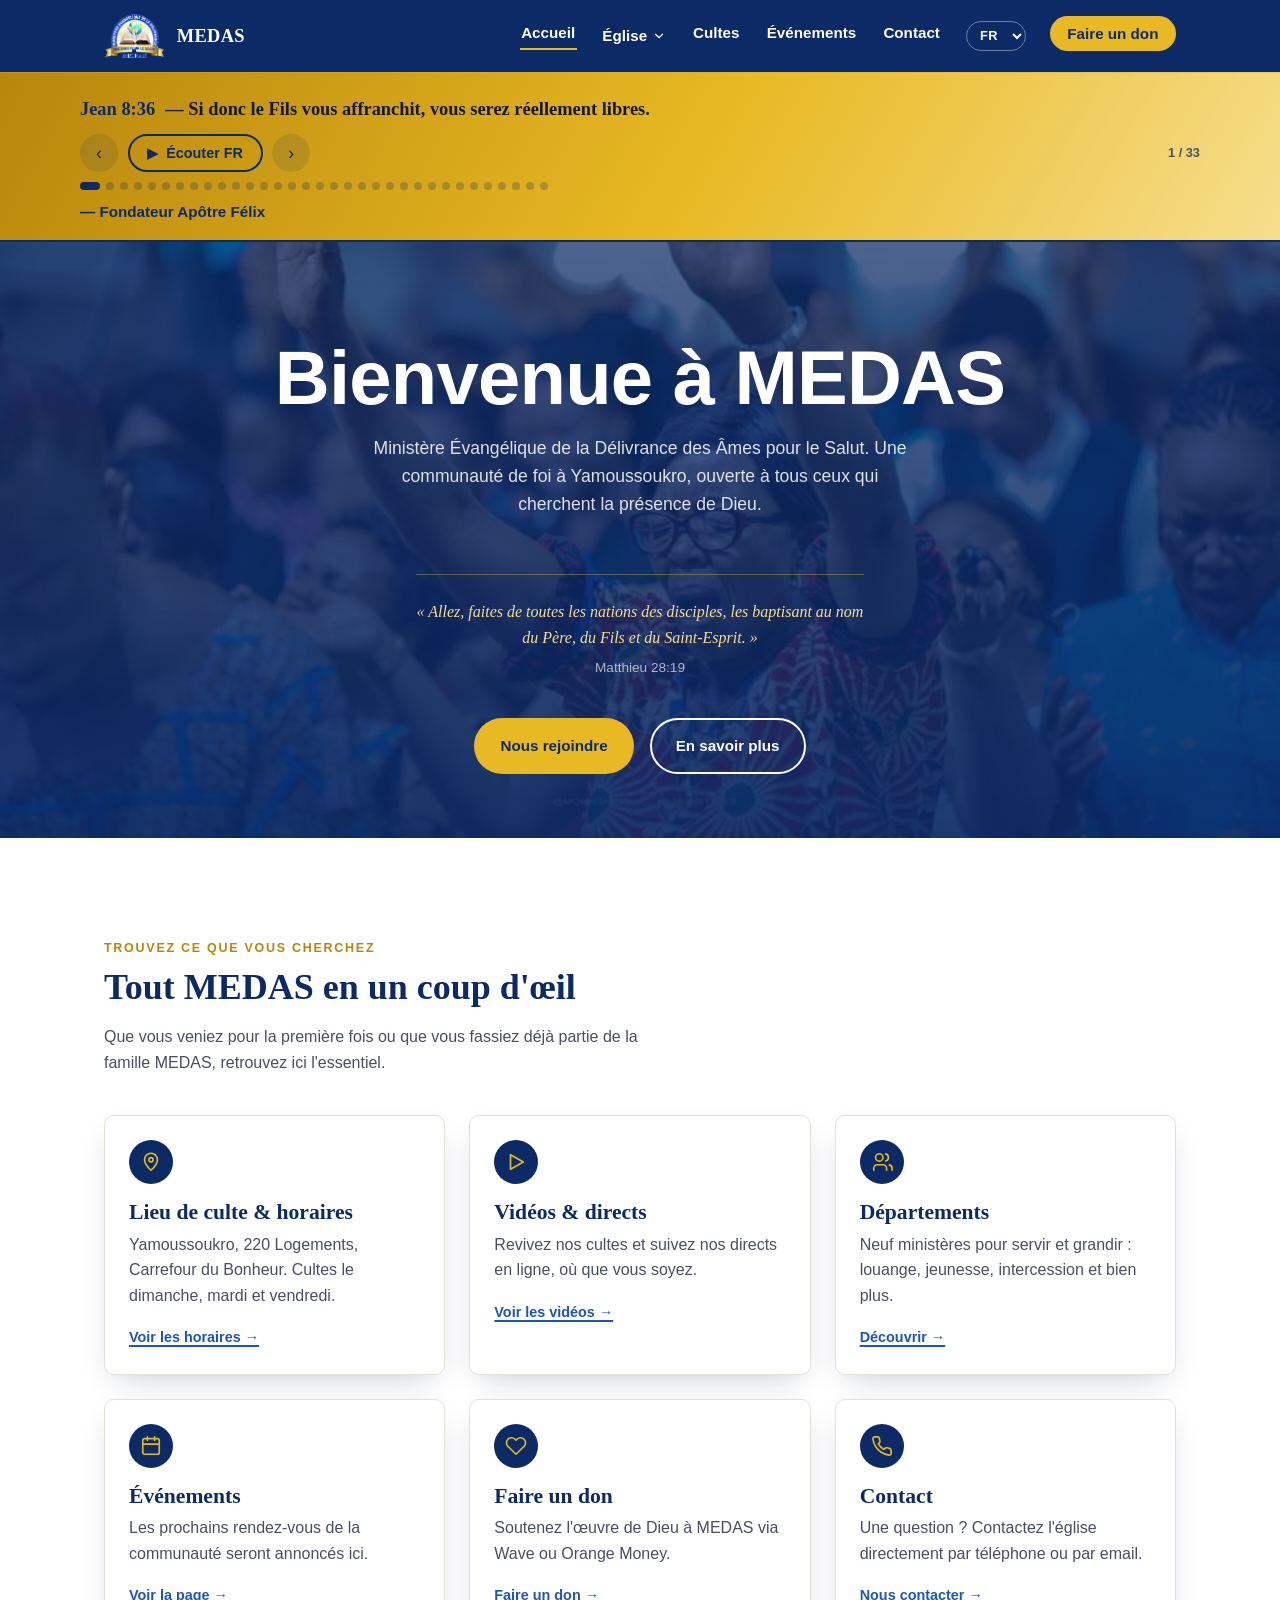
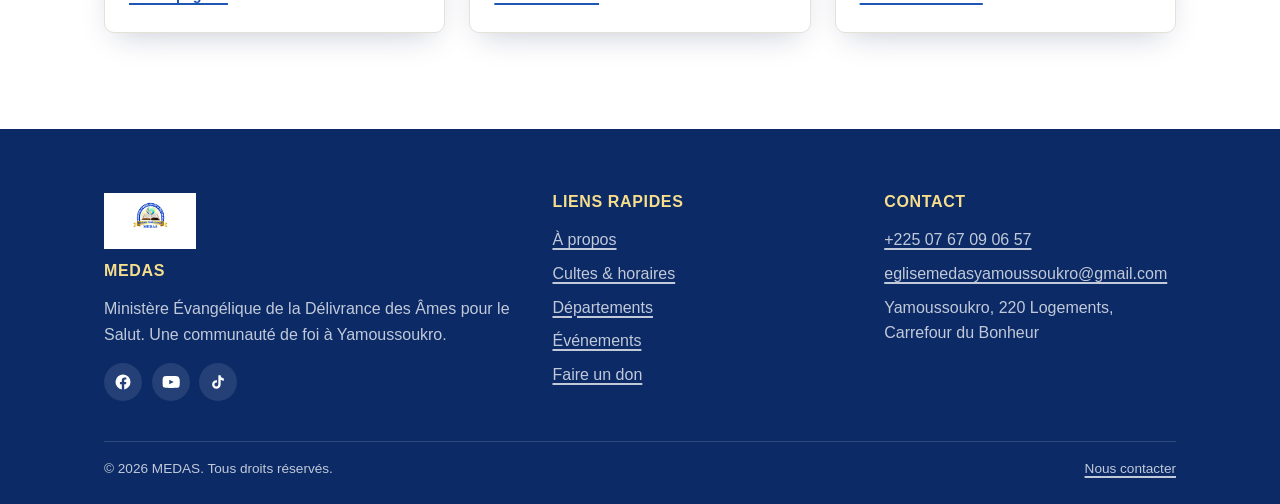
<file: index.html>
<!DOCTYPE html>
<html lang="fr">
<head>
<meta charset="UTF-8">
<meta name="viewport" content="width=device-width, initial-scale=1.0">
<title>MEDAS — Accueil</title>
<meta name="description" content="MEDAS, Ministère Évangélique de la Délivrance des Âmes pour le Salut, à Yamoussoukro. Horaires des cultes, départements, dons et contact.">
<meta name="author" content="MEDAS">
<link rel="icon" type="image/png" href="assets/img/favicon.png">
<meta property="og:title" content="MEDAS">
<meta property="og:description" content="Ministère Évangélique de la Délivrance des Âmes pour le Salut — Yamoussoukro, Côte d'Ivoire.">
<meta property="og:type" content="website">
<link rel="stylesheet" href="assets/css/style.css">
</head>
<body>
<a href="#contenu" class="skip-link">Aller au contenu</a>

<header class="site-header">
  <div class="container">
    <a href="index.html" class="brand">
      <img src="assets/img/logo.png" alt="" class="brand-logo">
      <span class="brand-text"><strong>MEDAS</strong></span>
    </a>
    <nav class="nav">
      <button class="nav-toggle" aria-expanded="false" aria-controls="menu-principal">☰ Menu</button>
      <ul class="nav-links" id="menu-principal">
        <li><a href="index.html" aria-current="page" data-fr="Accueil" data-en="Home" data-es="Inicio" data-de="Startseite">Accueil</a></li>
        <li class="nav-dropdown">
          <button type="button" class="nav-dropdown-toggle" aria-expanded="false" aria-haspopup="true">
            Église
            <svg class="caret" viewBox="0 0 24 24" fill="none" stroke="currentColor" stroke-width="2" stroke-linecap="round" stroke-linejoin="round"><path d="M6 9l6 6 6-6"/></svg>
          </button>
          <div class="nav-dropdown-panel">
            <a href="a-propos.html" class="nav-dropdown-item">
              <span class="ndi-icon"><svg viewBox="0 0 24 24" fill="none" stroke="currentColor" stroke-width="1.8" stroke-linecap="round" stroke-linejoin="round"><circle cx="12" cy="12" r="10"/><path d="M12 16v-4M12 8h.01"/></svg></span>
              <span class="ndi-text"><strong>À propos / Fondateur</strong><small>Notre histoire et notre vision</small></span>
            </a>
            <a href="videos.html" class="nav-dropdown-item">
              <span class="ndi-icon"><svg viewBox="0 0 24 24" fill="none" stroke="currentColor" stroke-width="1.8" stroke-linecap="round" stroke-linejoin="round"><polygon points="6 4 20 12 6 20 6 4"/></svg></span>
              <span class="ndi-text"><strong>Vidéos &amp; Directs</strong><small>Revivez nos cultes en ligne</small></span>
            </a>
            <a href="departements.html" class="nav-dropdown-item">
              <span class="ndi-icon"><svg viewBox="0 0 24 24" fill="none" stroke="currentColor" stroke-width="1.8" stroke-linecap="round" stroke-linejoin="round"><path d="M17 21v-2a4 4 0 0 0-4-4H7a4 4 0 0 0-4 4v2"/><circle cx="9" cy="7" r="4"/><path d="M23 21v-2a4 4 0 0 0-3-3.87"/><path d="M16 3.13a4 4 0 0 1 0 7.75"/></svg></span>
              <span class="ndi-text"><strong>Départements</strong><small>Nos ministères et formations</small></span>
            </a>
          </div>
        </li>
        <li><a href="cultes.html" data-fr="Cultes" data-en="Services" data-es="Cultos" data-de="Gottesdienste">Cultes</a></li>
        <li><a href="evenements.html" data-fr="Événements" data-en="Events" data-es="Eventos" data-de="Veranstaltungen">Événements</a></li>
        <li><a href="contact.html" data-fr="Contact" data-en="Contact" data-es="Contacto" data-de="Kontakt">Contact</a></li>
        <li>
          <select id="langSelect" class="lang-select" aria-label="Choisir la langue">
            <option value="fr">FR</option>
            <option value="en">EN</option>
            <option value="es">ES</option>
            <option value="de">DE</option>
          </select>
        </li>
        <li><a href="dons.html" class="nav-cta" data-fr="Faire un don" data-en="Donate" data-es="Donar" data-de="Spenden">Faire un don</a></li>
      </ul>
    </nav>
  </div>
</header>

<main id="contenu">
  <section class="verse-banner" aria-label="Verset du jour">
    <div class="verse-inner">
      <div class="verse-line">
        <p class="verse-combo" id="verseCombo"></p>
      </div>
      <div class="verse-controls-row">
        <div class="verse-controls">
          <button class="vc-btn" id="prevBtn" aria-label="Verset précédent">‹</button>
          <button class="vc-btn vc-play" id="playBtn" aria-label="Écouter le verset">
            <span id="playIcon">▶</span><span id="playLabel">Écouter FR</span>
          </button>
          <button class="vc-btn" id="nextBtn" aria-label="Verset suivant">›</button>
        </div>
        <div class="verse-counter" id="verseCounter"></div>
      </div>
      <div class="verse-dots" id="verseDots"></div>
      <p class="verse-attribution" data-fr="— Fondateur Apôtre Félix" data-en="— Founder Apostle Félix" data-es="— Fundador Apóstol Félix" data-de="— Gründer Apostel Félix">— Fondateur Apôtre Félix</p>
    </div>
  </section>

  <section class="hero">
    <div class="container">
      <h1 data-fr="Bienvenue à MEDAS" data-en="Welcome to MEDAS" data-es="Bienvenidos a MEDAS" data-de="Willkommen bei MEDAS">Bienvenue à MEDAS</h1>
      <p class="lead" data-fr="Ministère Évangélique de la Délivrance des Âmes pour le Salut. Une communauté de foi à Yamoussoukro, ouverte à tous ceux qui cherchent la présence de Dieu." data-en="Evangelical Ministry of Deliverance of Souls unto Salvation. A community of faith in Yamoussoukro, open to all who seek the presence of God." data-es="Ministerio Evangélico de Liberación de las Almas para la Salvación. Una comunidad de fe en Yamoussoukro, abierta a todos los que buscan la presencia de Dios." data-de="Evangelischer Dienst der Befreiung der Seelen zum Heil. Eine Glaubensgemeinschaft in Yamoussoukro, offen für alle, die die Gegenwart Gottes suchen.">Ministère Évangélique de la Délivrance des Âmes pour le Salut. Une communauté de foi à Yamoussoukro, ouverte à tous ceux qui cherchent la présence de Dieu.</p>
      <blockquote class="hero-verse">
        <span id="heroVerseText" data-fr="« Allez, faites de toutes les nations des disciples, les baptisant au nom du Père, du Fils et du Saint-Esprit. »" data-en="« Go ye therefore, and teach all nations, baptizing them in the name of the Father, and of the Son, and of the Holy Ghost. »" data-es="« Id, y haced discípulos a todas las naciones, bautizándolos en el nombre del Padre, y del Hijo, y del Espíritu Santo. »" data-de="« Darum gehet hin und lehret alle Völker und taufet sie im Namen des Vaters und des Sohnes und des heiligen Geistes. »">« Allez, faites de toutes les nations des disciples, les baptisant au nom du Père, du Fils et du Saint-Esprit. »</span>
        <cite data-fr="Matthieu 28:19" data-en="Matthew 28:19" data-es="Mateo 28:19" data-de="Matthäus 28:19">Matthieu 28:19</cite>
      </blockquote>
      <div class="hero-actions">
        <a href="cultes.html" class="btn btn-primary" data-fr="Nous rejoindre" data-en="Join us" data-es="Únete a nosotros" data-de="Mitmachen">Nous rejoindre</a>
        <a href="a-propos.html" class="btn btn-outline" data-fr="En savoir plus" data-en="Learn more" data-es="Saber más" data-de="Mehr erfahren">En savoir plus</a>
      </div>
    </div>
  </section>

  <section class="section section-alt">
    <div class="container">
      <div class="section-head">
        <p class="eyebrow">Trouvez ce que vous cherchez</p>
        <h2>Tout MEDAS en un coup d'œil</h2>
        <p>Que vous veniez pour la première fois ou que vous fassiez déjà partie de la famille MEDAS, retrouvez ici l'essentiel.</p>
      </div>
      <div class="grid grid-3">

        <div class="card">
          <div class="card-icon"><svg viewBox="0 0 24 24" fill="none" stroke="currentColor" stroke-width="1.8" stroke-linecap="round" stroke-linejoin="round"><path d="M12 21s7-6.2 7-11.5A7 7 0 0 0 5 9.5C5 14.8 12 21 12 21Z"/><circle cx="12" cy="9.5" r="2.3"/></svg></div>
          <h3>Lieu de culte &amp; horaires</h3>
          <p>Yamoussoukro, 220 Logements, Carrefour du Bonheur. Cultes le dimanche, mardi et vendredi.</p>
          <a class="card-link" href="cultes.html">Voir les horaires →</a>
        </div>

        <div class="card">
          <div class="card-icon"><svg viewBox="0 0 24 24" fill="none" stroke="currentColor" stroke-width="1.8" stroke-linecap="round" stroke-linejoin="round"><polygon points="6 4 20 12 6 20 6 4"/></svg></div>
          <h3>Vidéos &amp; directs</h3>
          <p>Revivez nos cultes et suivez nos directs en ligne, où que vous soyez.</p>
          <a class="card-link" href="videos.html">Voir les vidéos →</a>
        </div>

        <div class="card">
          <div class="card-icon"><svg viewBox="0 0 24 24" fill="none" stroke="currentColor" stroke-width="1.8" stroke-linecap="round" stroke-linejoin="round"><path d="M17 21v-2a4 4 0 0 0-4-4H7a4 4 0 0 0-4 4v2"/><circle cx="9" cy="7" r="4"/><path d="M23 21v-2a4 4 0 0 0-3-3.87"/><path d="M16 3.13a4 4 0 0 1 0 7.75"/></svg></div>
          <h3>Départements</h3>
          <p>Neuf ministères pour servir et grandir : louange, jeunesse, intercession et bien plus.</p>
          <a class="card-link" href="departements.html">Découvrir →</a>
        </div>

        <div class="card">
          <div class="card-icon"><svg viewBox="0 0 24 24" fill="none" stroke="currentColor" stroke-width="1.8" stroke-linecap="round" stroke-linejoin="round"><rect x="3" y="4" width="18" height="17" rx="2"/><path d="M16 2v4M8 2v4M3 10h18"/></svg></div>
          <h3>Événements</h3>
          <p>Les prochains rendez-vous de la communauté seront annoncés ici.</p>
          <a class="card-link" href="evenements.html">Voir la page →</a>
        </div>

        <div class="card">
          <div class="card-icon"><svg viewBox="0 0 24 24" fill="none" stroke="currentColor" stroke-width="1.8" stroke-linecap="round" stroke-linejoin="round"><path d="M20.8 4.6a5.5 5.5 0 0 0-7.8 0L12 5.6l-1-1a5.5 5.5 0 1 0-7.8 7.8l1 1L12 21l7.8-7.6 1-1a5.5 5.5 0 0 0 0-7.8Z"/></svg></div>
          <h3>Faire un don</h3>
          <p>Soutenez l'œuvre de Dieu à MEDAS via Wave ou Orange Money.</p>
          <a class="card-link" href="dons.html">Faire un don →</a>
        </div>

        <div class="card">
          <div class="card-icon"><svg viewBox="0 0 24 24" fill="none" stroke="currentColor" stroke-width="1.8" stroke-linecap="round" stroke-linejoin="round"><path d="M22 16.9v3a2 2 0 0 1-2.2 2 19.8 19.8 0 0 1-8.6-3.1 19.5 19.5 0 0 1-6-6 19.8 19.8 0 0 1-3.1-8.7A2 2 0 0 1 4.1 2h3a2 2 0 0 1 2 1.7c.1.9.3 1.8.6 2.7a2 2 0 0 1-.5 2.1L8 9.7a16 16 0 0 0 6 6l1.2-1.2a2 2 0 0 1 2.1-.5c.9.3 1.8.5 2.7.6a2 2 0 0 1 1.7 2Z"/></svg></div>
          <h3>Contact</h3>
          <p>Une question ? Contactez l'église directement par téléphone ou par email.</p>
          <a class="card-link" href="contact.html">Nous contacter →</a>
        </div>

      </div>
    </div>
  </section>
</main>

<footer class="site-footer">
  <div class="container">
    <div class="footer-grid">
      <div>
        <img src="assets/img/logo-medas.jpg" alt="Logo MEDAS" class="footer-logo">
        <h4>MEDAS</h4>
        <p style="color:rgba(255,255,255,0.75)">Ministère Évangélique de la Délivrance des Âmes pour le Salut. Une communauté de foi à Yamoussoukro.</p>
        <div class="social-links">
          <a href="https://www.facebook.com/eglisemedasofficiel/" target="_blank" rel="noopener" aria-label="Facebook">
            <svg viewBox="0 0 24 24" fill="currentColor"><path d="M22 12a10 10 0 1 0-11.6 9.9v-7H7.9V12h2.5V9.8c0-2.5 1.5-3.9 3.8-3.9 1.1 0 2.2.2 2.2.2v2.4h-1.2c-1.2 0-1.6.8-1.6 1.6V12h2.8l-.4 2.9h-2.4v7A10 10 0 0 0 22 12Z"/></svg>
          </a>
          <a href="https://www.youtube.com/@ÉgliseMEDAS" target="_blank" rel="noopener" aria-label="YouTube">
            <svg viewBox="0 0 24 24" fill="currentColor"><path d="M23 7.5s-.2-1.6-.9-2.3c-.9-.9-1.9-.9-2.3-1C16.9 4 12 4 12 4h0s-4.9 0-7.8.2c-.4 0-1.4.1-2.3 1C1.2 5.9 1 7.5 1 7.5S.8 9.3.8 11.2v1.6c0 1.9.2 3.7.2 3.7s.2 1.6.9 2.3c.9.9 2.1.9 2.6 1 1.9.2 8 .2 8 .2s4.9 0 7.8-.2c.4 0 1.4-.1 2.3-1 .7-.7.9-2.3.9-2.3s.2-1.9.2-3.7v-1.6c0-1.9-.2-3.7-.2-3.7ZM9.7 14.9V8.9l6 3-6 3Z"/></svg>
          </a>
          <a href="https://www.tiktok.com/@medasofficiel" target="_blank" rel="noopener" aria-label="TikTok">
            <svg viewBox="0 0 24 24" fill="currentColor"><path d="M16.6 5.82s.51.5 0 0A4.278 4.278 0 0 1 15.54 3h-3.09v12.4a2.592 2.592 0 0 1-2.59 2.5c-1.42 0-2.6-1.16-2.6-2.6 0-1.72 1.66-3.01 3.37-2.48V9.66c-3.45-.46-6.47 2.22-6.47 5.64 0 3.33 2.76 5.7 5.69 5.7 3.14 0 5.69-2.55 5.69-5.7V9.01a7.35 7.35 0 0 0 4.3 1.38V7.3s-1.88.09-3.24-1.48Z"/></svg>
          </a>
        </div>
      </div>
      <div>
        <h4>Liens rapides</h4>
        <ul>
          <li><a href="a-propos.html">À propos</a></li>
          <li><a href="cultes.html">Cultes &amp; horaires</a></li>
          <li><a href="departements.html">Départements</a></li>
          <li><a href="evenements.html">Événements</a></li>
          <li><a href="dons.html">Faire un don</a></li>
        </ul>
      </div>
      <div>
        <h4>Contact</h4>
        <ul>
          <li><a href="tel:+2250767090657">+225 07 67 09 06 57</a></li>
          <li><a href="mailto:eglisemedasyamoussoukro@gmail.com">eglisemedasyamoussoukro@gmail.com</a></li>
          <li>Yamoussoukro, 220 Logements,<br>Carrefour du Bonheur</li>
        </ul>
      </div>
    </div>
    <div class="footer-bottom">
      <span>© 2026 MEDAS. Tous droits réservés.</span>
      <span><a href="contact.html">Nous contacter</a></span>
    </div>
  </div>
</footer>

<script src="assets/js/main.js"></script>
</body>
</html>
</file>
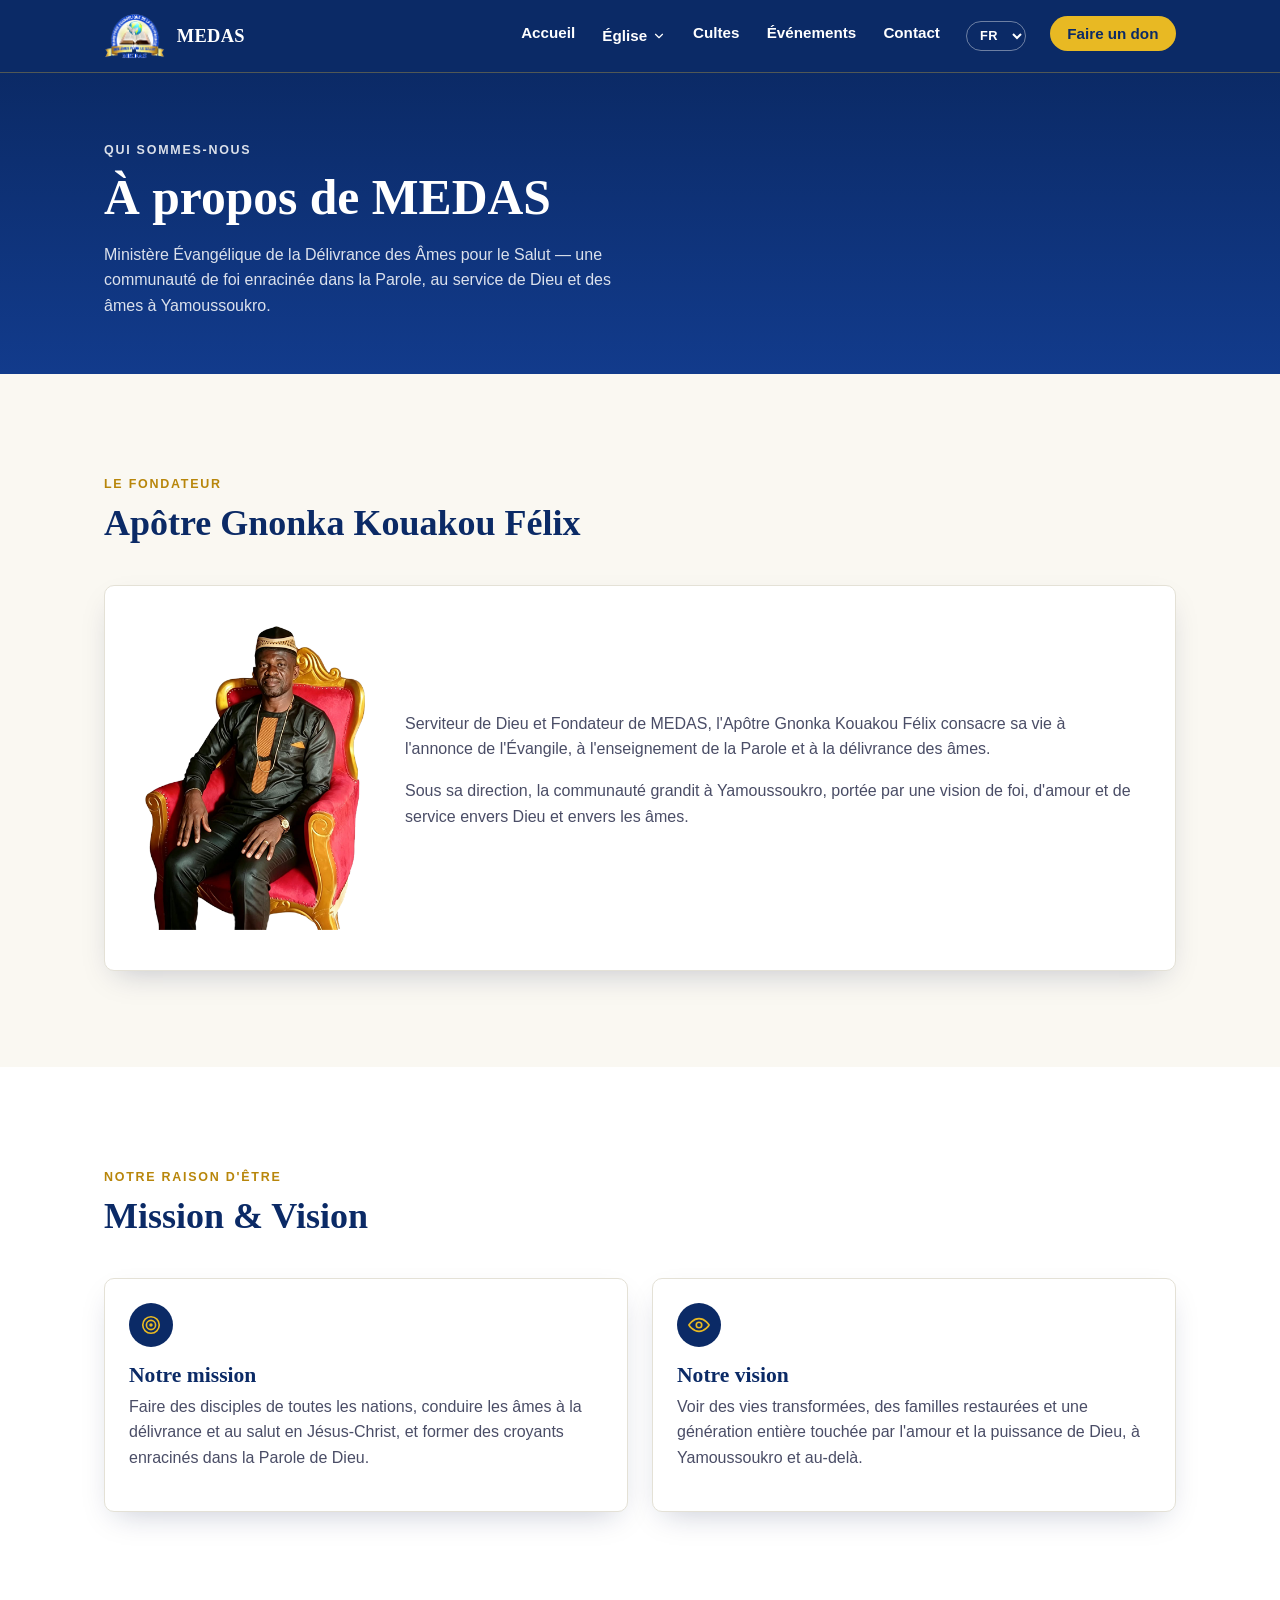
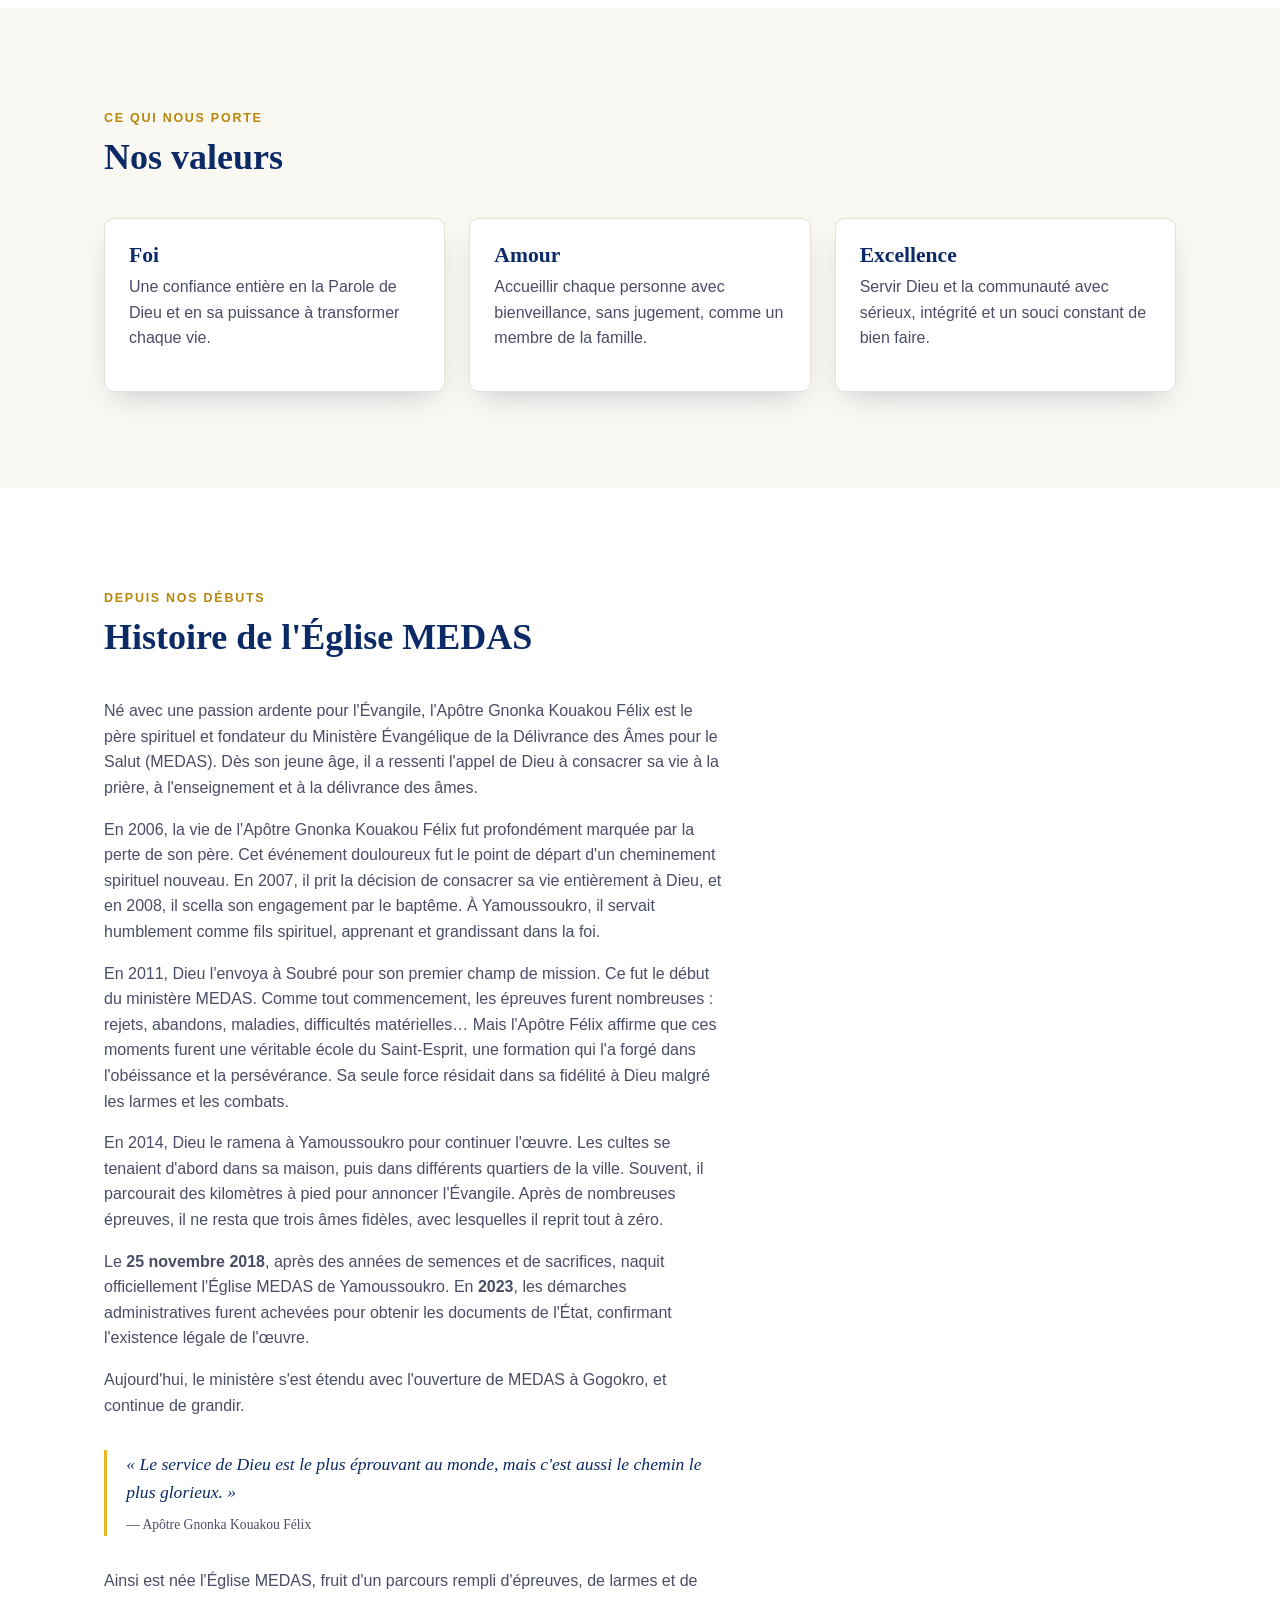
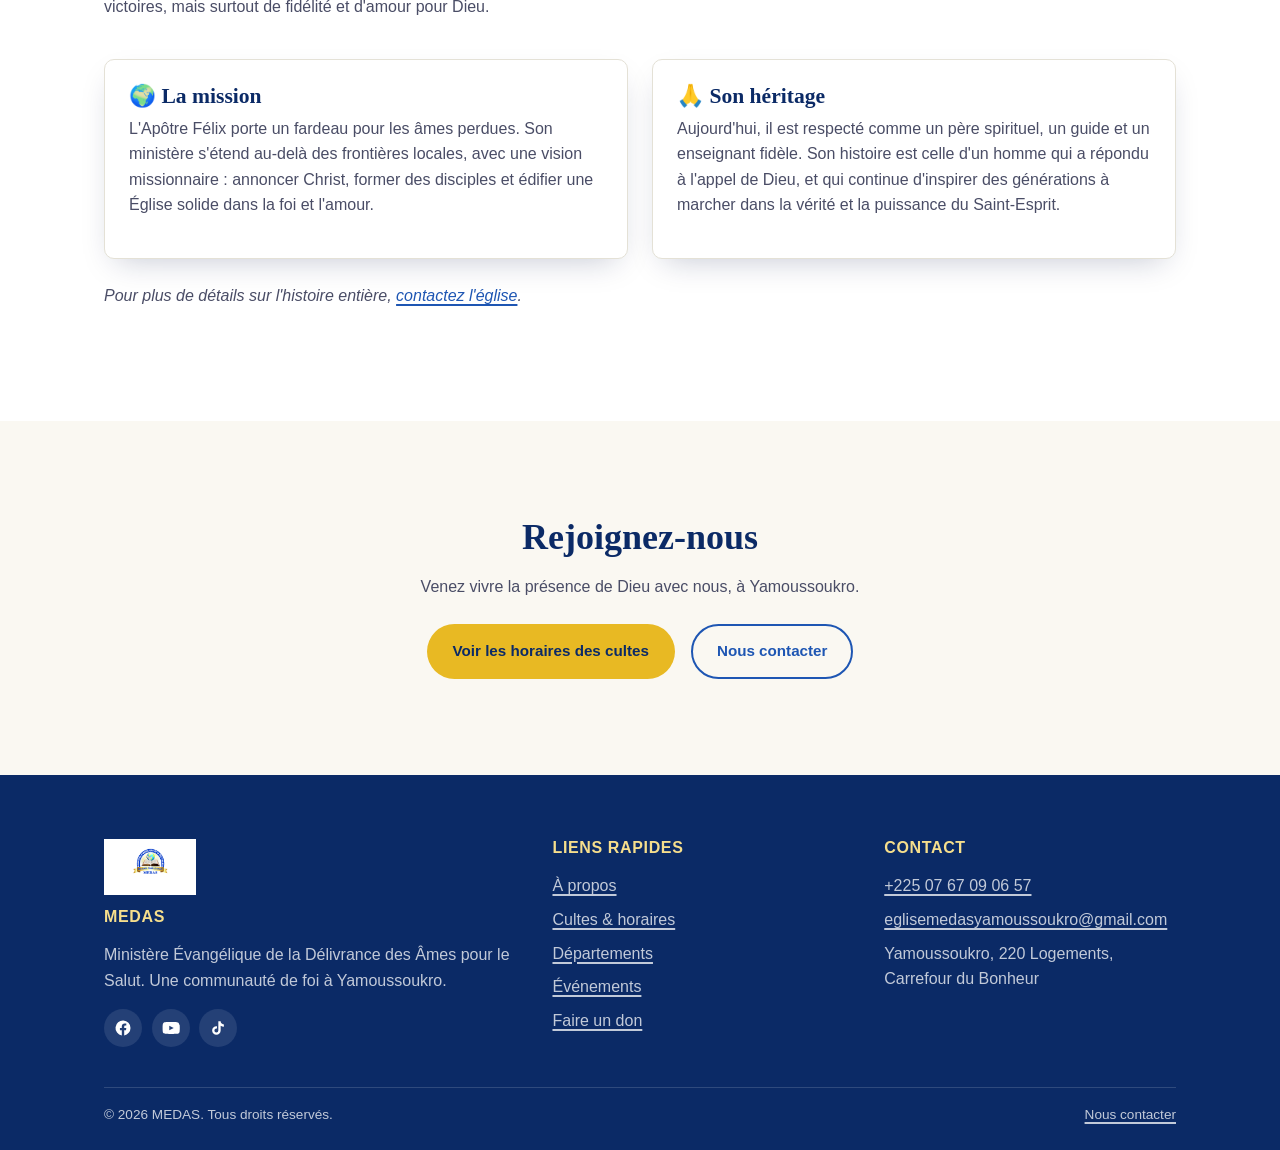
<file: a-propos.html>
<!DOCTYPE html>
<html lang="fr">
<head>
<meta charset="UTF-8">
<meta name="viewport" content="width=device-width, initial-scale=1.0">
<title>À propos — MEDAS</title>
<meta name="description" content="À propos de MEDAS : mission, vision, valeurs et fondateur du Ministère Évangélique de la Délivrance des Âmes pour le Salut, à Yamoussoukro.">
<meta name="author" content="MEDAS">
<link rel="icon" type="image/png" href="assets/img/favicon.png">
<meta property="og:title" content="À propos — MEDAS">
<meta property="og:description" content="Mission, vision, valeurs et fondateur du Ministère Évangélique de la Délivrance des Âmes pour le Salut.">
<meta property="og:type" content="website">
<link rel="stylesheet" href="assets/css/style.css">
</head>
<body>
<a href="#contenu" class="skip-link">Aller au contenu</a>

<header class="site-header">
  <div class="container">
    <a href="index.html" class="brand">
      <img src="assets/img/logo.png" alt="" class="brand-logo">
      <span class="brand-text"><strong>MEDAS</strong></span>
    </a>
    <nav class="nav">
      <button class="nav-toggle" aria-expanded="false" aria-controls="menu-principal">☰ Menu</button>
      <ul class="nav-links" id="menu-principal">
        <li><a href="index.html" data-fr="Accueil" data-en="Home" data-es="Inicio" data-de="Startseite">Accueil</a></li>
        <li class="nav-dropdown">
          <button type="button" class="nav-dropdown-toggle" aria-expanded="false" aria-haspopup="true">
            Église
            <svg class="caret" viewBox="0 0 24 24" fill="none" stroke="currentColor" stroke-width="2" stroke-linecap="round" stroke-linejoin="round"><path d="M6 9l6 6 6-6"/></svg>
          </button>
          <div class="nav-dropdown-panel">
            <a href="a-propos.html" class="nav-dropdown-item" aria-current="page">
              <span class="ndi-icon"><svg viewBox="0 0 24 24" fill="none" stroke="currentColor" stroke-width="1.8" stroke-linecap="round" stroke-linejoin="round"><circle cx="12" cy="12" r="10"/><path d="M12 16v-4M12 8h.01"/></svg></span>
              <span class="ndi-text"><strong>À propos / Fondateur</strong><small>Notre histoire et notre vision</small></span>
            </a>
            <a href="videos.html" class="nav-dropdown-item">
              <span class="ndi-icon"><svg viewBox="0 0 24 24" fill="none" stroke="currentColor" stroke-width="1.8" stroke-linecap="round" stroke-linejoin="round"><polygon points="6 4 20 12 6 20 6 4"/></svg></span>
              <span class="ndi-text"><strong>Vidéos &amp; Directs</strong><small>Revivez nos cultes en ligne</small></span>
            </a>
            <a href="departements.html" class="nav-dropdown-item">
              <span class="ndi-icon"><svg viewBox="0 0 24 24" fill="none" stroke="currentColor" stroke-width="1.8" stroke-linecap="round" stroke-linejoin="round"><path d="M17 21v-2a4 4 0 0 0-4-4H7a4 4 0 0 0-4 4v2"/><circle cx="9" cy="7" r="4"/><path d="M23 21v-2a4 4 0 0 0-3-3.87"/><path d="M16 3.13a4 4 0 0 1 0 7.75"/></svg></span>
              <span class="ndi-text"><strong>Départements</strong><small>Nos ministères et formations</small></span>
            </a>
          </div>
        </li>
        <li><a href="cultes.html" data-fr="Cultes" data-en="Services" data-es="Cultos" data-de="Gottesdienste">Cultes</a></li>
        <li><a href="evenements.html" data-fr="Événements" data-en="Events" data-es="Eventos" data-de="Veranstaltungen">Événements</a></li>
        <li><a href="contact.html" data-fr="Contact" data-en="Contact" data-es="Contacto" data-de="Kontakt">Contact</a></li>
        <li>
          <select id="langSelect" class="lang-select" aria-label="Choisir la langue">
            <option value="fr">FR</option>
            <option value="en">EN</option>
            <option value="es">ES</option>
            <option value="de">DE</option>
          </select>
        </li>
        <li><a href="dons.html" class="nav-cta" data-fr="Faire un don" data-en="Donate" data-es="Donar" data-de="Spenden">Faire un don</a></li>
      </ul>
    </nav>
  </div>
</header>

<main id="contenu">

  <section class="page-hero">
    <div class="container">
      <p class="eyebrow">Qui sommes-nous</p>
      <h1>À propos de MEDAS</h1>
      <p>Ministère Évangélique de la Délivrance des Âmes pour le Salut — une communauté de foi enracinée dans la Parole, au service de Dieu et des âmes à Yamoussoukro.</p>
    </div>
  </section>

  <section class="section">
    <div class="container">
      <div class="section-head">
        <p class="eyebrow">Le fondateur</p>
        <h2>Apôtre Gnonka Kouakou Félix</h2>
      </div>
      <div class="founder-card">
        <div class="founder-photo">
          <img src="assets/img/fondateur-felix.png" alt="Apôtre Gnonka Kouakou Félix, Fondateur de MEDAS">
        </div>
        <div class="founder-text">
          <p>Serviteur de Dieu et Fondateur de MEDAS, l'Apôtre Gnonka Kouakou Félix consacre sa vie à l'annonce de l'Évangile, à l'enseignement de la Parole et à la délivrance des âmes.</p>
          <p>Sous sa direction, la communauté grandit à Yamoussoukro, portée par une vision de foi, d'amour et de service envers Dieu et envers les âmes.</p>
        </div>
      </div>
    </div>
  </section>

  <section class="section section-alt">
    <div class="container">
      <div class="section-head">
        <p class="eyebrow">Notre raison d'être</p>
        <h2>Mission &amp; Vision</h2>
      </div>
      <div class="grid grid-2">

        <div class="card">
          <div class="card-icon"><svg viewBox="0 0 24 24" fill="none" stroke="currentColor" stroke-width="1.8" stroke-linecap="round" stroke-linejoin="round"><circle cx="12" cy="12" r="9"/><circle cx="12" cy="12" r="5"/><circle cx="12" cy="12" r="1"/></svg></div>
          <h3>Notre mission</h3>
          <p>Faire des disciples de toutes les nations, conduire les âmes à la délivrance et au salut en Jésus-Christ, et former des croyants enracinés dans la Parole de Dieu.</p>
        </div>

        <div class="card">
          <div class="card-icon"><svg viewBox="0 0 24 24" fill="none" stroke="currentColor" stroke-width="1.8" stroke-linecap="round" stroke-linejoin="round"><path d="M1 12s4-7 11-7 11 7 11 7-4 7-11 7-11-7-11-7Z"/><circle cx="12" cy="12" r="3"/></svg></div>
          <h3>Notre vision</h3>
          <p>Voir des vies transformées, des familles restaurées et une génération entière touchée par l'amour et la puissance de Dieu, à Yamoussoukro et au-delà.</p>
        </div>

      </div>
    </div>
  </section>

  <section class="section">
    <div class="container">
      <div class="section-head">
        <p class="eyebrow">Ce qui nous porte</p>
        <h2>Nos valeurs</h2>
      </div>
      <div class="grid grid-3">

        <div class="card">
          <h3>Foi</h3>
          <p>Une confiance entière en la Parole de Dieu et en sa puissance à transformer chaque vie.</p>
        </div>

        <div class="card">
          <h3>Amour</h3>
          <p>Accueillir chaque personne avec bienveillance, sans jugement, comme un membre de la famille.</p>
        </div>

        <div class="card">
          <h3>Excellence</h3>
          <p>Servir Dieu et la communauté avec sérieux, intégrité et un souci constant de bien faire.</p>
        </div>

      </div>
    </div>
  </section>

  <section class="section section-alt">
    <div class="container">
      <div class="section-head">
        <p class="eyebrow">Depuis nos débuts</p>
        <h2>Histoire de l'Église MEDAS</h2>
      </div>

      <div style="max-width:70ch">
        <p>Né avec une passion ardente pour l'Évangile, l'Apôtre Gnonka Kouakou Félix est le père spirituel et fondateur du Ministère Évangélique de la Délivrance des Âmes pour le Salut (MEDAS). Dès son jeune âge, il a ressenti l'appel de Dieu à consacrer sa vie à la prière, à l'enseignement et à la délivrance des âmes.</p>

        <p>En 2006, la vie de l'Apôtre Gnonka Kouakou Félix fut profondément marquée par la perte de son père. Cet événement douloureux fut le point de départ d'un cheminement spirituel nouveau. En 2007, il prit la décision de consacrer sa vie entièrement à Dieu, et en 2008, il scella son engagement par le baptême. À Yamoussoukro, il servait humblement comme fils spirituel, apprenant et grandissant dans la foi.</p>

        <p>En 2011, Dieu l'envoya à Soubré pour son premier champ de mission. Ce fut le début du ministère MEDAS. Comme tout commencement, les épreuves furent nombreuses : rejets, abandons, maladies, difficultés matérielles… Mais l'Apôtre Félix affirme que ces moments furent une véritable école du Saint-Esprit, une formation qui l'a forgé dans l'obéissance et la persévérance. Sa seule force résidait dans sa fidélité à Dieu malgré les larmes et les combats.</p>

        <p>En 2014, Dieu le ramena à Yamoussoukro pour continuer l'œuvre. Les cultes se tenaient d'abord dans sa maison, puis dans différents quartiers de la ville. Souvent, il parcourait des kilomètres à pied pour annoncer l'Évangile. Après de nombreuses épreuves, il ne resta que trois âmes fidèles, avec lesquelles il reprit tout à zéro.</p>

        <p>Le <strong>25 novembre 2018</strong>, après des années de semences et de sacrifices, naquit officiellement l'Église MEDAS de Yamoussoukro. En <strong>2023</strong>, les démarches administratives furent achevées pour obtenir les documents de l'État, confirmant l'existence légale de l'œuvre.</p>

        <p>Aujourd'hui, le ministère s'est étendu avec l'ouverture de MEDAS à Gogokro, et continue de grandir.</p>

        <blockquote style="border-left:3px solid var(--gold-400); padding-left:1.2rem; margin:2rem 0; font-family:var(--font-display); font-style:italic; font-size:1.1rem; color:var(--blue-900);">
          « Le service de Dieu est le plus éprouvant au monde, mais c'est aussi le chemin le plus glorieux. »
          <cite style="display:block; margin-top:0.5rem; font-style:normal; font-size:0.85rem; color:var(--ink-600);">— Apôtre Gnonka Kouakou Félix</cite>
        </blockquote>

        <p>Ainsi est née l'Église MEDAS, fruit d'un parcours rempli d'épreuves, de larmes et de victoires, mais surtout de fidélité et d'amour pour Dieu.</p>
      </div>

      <div class="grid grid-2" style="margin-top:var(--space-4)">
        <div class="card">
          <h3>🌍 La mission</h3>
          <p>L'Apôtre Félix porte un fardeau pour les âmes perdues. Son ministère s'étend au-delà des frontières locales, avec une vision missionnaire : annoncer Christ, former des disciples et édifier une Église solide dans la foi et l'amour.</p>
        </div>
        <div class="card">
          <h3>🙏 Son héritage</h3>
          <p>Aujourd'hui, il est respecté comme un père spirituel, un guide et un enseignant fidèle. Son histoire est celle d'un homme qui a répondu à l'appel de Dieu, et qui continue d'inspirer des générations à marcher dans la vérité et la puissance du Saint-Esprit.</p>
        </div>
      </div>

      <p style="margin-top:var(--space-3); color:var(--ink-600); font-style:italic">Pour plus de détails sur l'histoire entière, <a href="contact.html">contactez l'église</a>.</p>
    </div>
  </section>

  <section class="section" style="text-align:center">
    <div class="container">
      <h2>Rejoignez-nous</h2>
      <p style="max-width:52ch; margin-inline:auto">Venez vivre la présence de Dieu avec nous, à Yamoussoukro.</p>
      <div style="display:flex; gap:1rem; justify-content:center; flex-wrap:wrap; margin-top:1.5rem">
        <a href="cultes.html" class="btn btn-primary">Voir les horaires des cultes</a>
        <a href="contact.html" class="btn btn-outline-blue">Nous contacter</a>
      </div>
    </div>
  </section>

</main>

<footer class="site-footer">
  <div class="container">
    <div class="footer-grid">
      <div>
        <img src="assets/img/logo-medas.jpg" alt="Logo MEDAS" class="footer-logo">
        <h4>MEDAS</h4>
        <p style="color:rgba(255,255,255,0.75)">Ministère Évangélique de la Délivrance des Âmes pour le Salut. Une communauté de foi à Yamoussoukro.</p>
        <div class="social-links">
          <a href="https://www.facebook.com/eglisemedasofficiel/" target="_blank" rel="noopener" aria-label="Facebook">
            <svg viewBox="0 0 24 24" fill="currentColor"><path d="M22 12a10 10 0 1 0-11.6 9.9v-7H7.9V12h2.5V9.8c0-2.5 1.5-3.9 3.8-3.9 1.1 0 2.2.2 2.2.2v2.4h-1.2c-1.2 0-1.6.8-1.6 1.6V12h2.8l-.4 2.9h-2.4v7A10 10 0 0 0 22 12Z"/></svg>
          </a>
          <a href="https://www.youtube.com/@ÉgliseMEDAS" target="_blank" rel="noopener" aria-label="YouTube">
            <svg viewBox="0 0 24 24" fill="currentColor"><path d="M23 7.5s-.2-1.6-.9-2.3c-.9-.9-1.9-.9-2.3-1C16.9 4 12 4 12 4h0s-4.9 0-7.8.2c-.4 0-1.4.1-2.3 1C1.2 5.9 1 7.5 1 7.5S.8 9.3.8 11.2v1.6c0 1.9.2 3.7.2 3.7s.2 1.6.9 2.3c.9.9 2.1.9 2.6 1 1.9.2 8 .2 8 .2s4.9 0 7.8-.2c.4 0 1.4-.1 2.3-1 .7-.7.9-2.3.9-2.3s.2-1.9.2-3.7v-1.6c0-1.9-.2-3.7-.2-3.7ZM9.7 14.9V8.9l6 3-6 3Z"/></svg>
          </a>
          <a href="https://www.tiktok.com/@medasofficiel" target="_blank" rel="noopener" aria-label="TikTok">
            <svg viewBox="0 0 24 24" fill="currentColor"><path d="M16.6 5.82s.51.5 0 0A4.278 4.278 0 0 1 15.54 3h-3.09v12.4a2.592 2.592 0 0 1-2.59 2.5c-1.42 0-2.6-1.16-2.6-2.6 0-1.72 1.66-3.01 3.37-2.48V9.66c-3.45-.46-6.47 2.22-6.47 5.64 0 3.33 2.76 5.7 5.69 5.7 3.14 0 5.69-2.55 5.69-5.7V9.01a7.35 7.35 0 0 0 4.3 1.38V7.3s-1.88.09-3.24-1.48Z"/></svg>
          </a>
        </div>
      </div>
      <div>
        <h4>Liens rapides</h4>
        <ul>
          <li><a href="a-propos.html">À propos</a></li>
          <li><a href="cultes.html">Cultes &amp; horaires</a></li>
          <li><a href="departements.html">Départements</a></li>
          <li><a href="evenements.html">Événements</a></li>
          <li><a href="dons.html">Faire un don</a></li>
        </ul>
      </div>
      <div>
        <h4>Contact</h4>
        <ul>
          <li><a href="tel:+2250767090657">+225 07 67 09 06 57</a></li>
          <li><a href="mailto:eglisemedasyamoussoukro@gmail.com">eglisemedasyamoussoukro@gmail.com</a></li>
          <li>Yamoussoukro, 220 Logements,<br>Carrefour du Bonheur</li>
        </ul>
      </div>
    </div>
    <div class="footer-bottom">
      <span>© 2026 MEDAS. Tous droits réservés.</span>
      <span><a href="contact.html">Nous contacter</a></span>
    </div>
  </div>
</footer>

<script src="assets/js/main.js"></script>
</body>
</html>
</file>
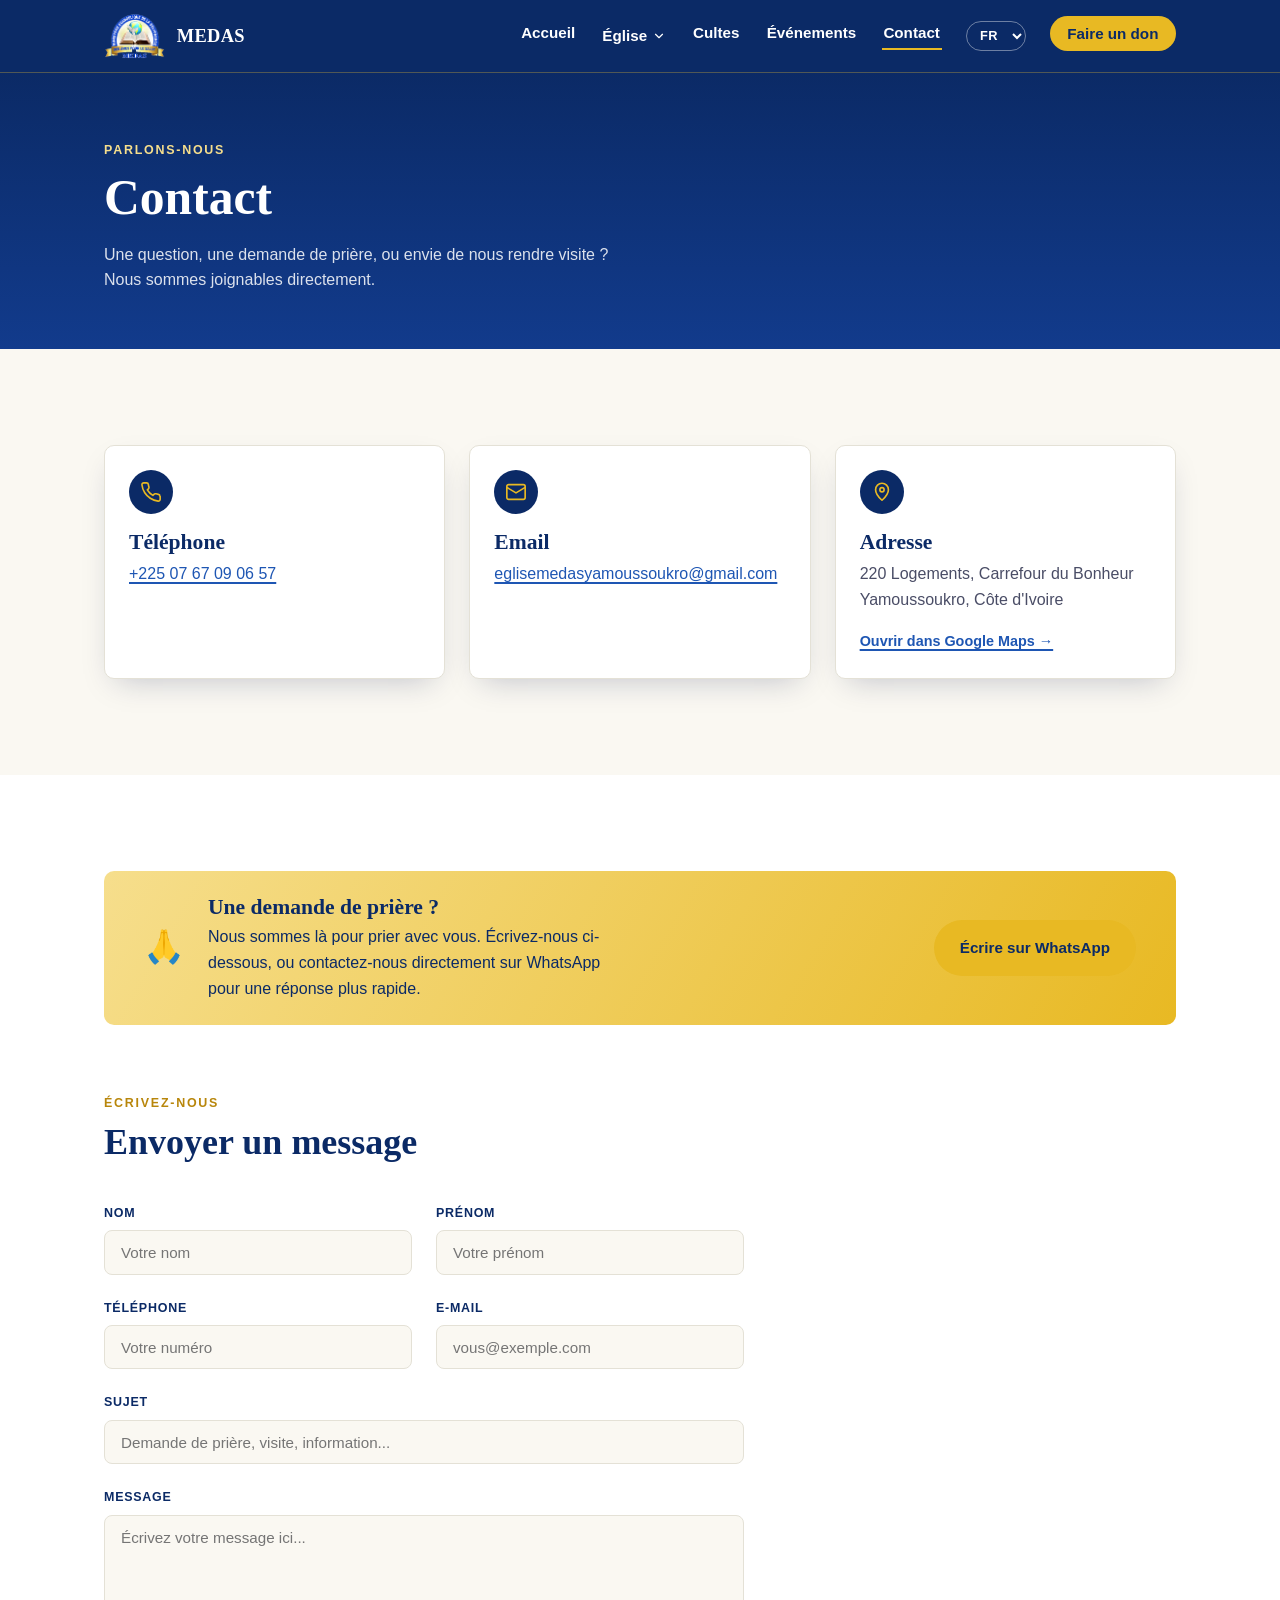
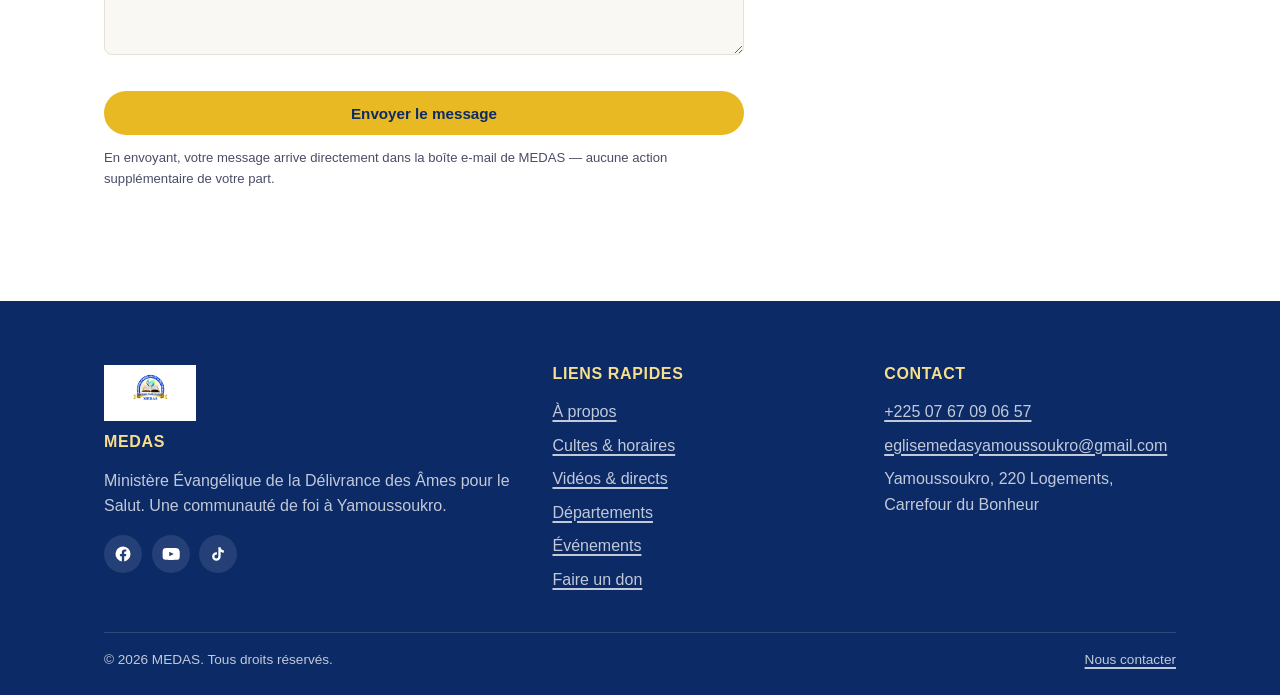
<file: contact.html>
<!DOCTYPE html>
<html lang="fr">
<head>
<meta charset="UTF-8">
<meta name="viewport" content="width=device-width, initial-scale=1.0">
<title>Contact — MEDAS</title>
<meta name="description" content="Contactez MEDAS à Yamoussoukro : téléphone, email, WhatsApp, adresse et formulaire de contact.">
<link rel="icon" type="image/png" href="assets/img/favicon.png">
<link rel="stylesheet" href="assets/css/style.css">
</head>
<body>
<a href="#contenu" class="skip-link">Aller au contenu</a>

<header class="site-header">
  <div class="container">
    <a href="index.html" class="brand">
      <img src="assets/img/logo.png" alt="" class="brand-logo">
      <span class="brand-text"><strong>MEDAS</strong></span>
    </a>
    <nav class="nav">
      <button class="nav-toggle" aria-expanded="false" aria-controls="menu-principal">☰ Menu</button>
      <ul class="nav-links" id="menu-principal">
        <li><a href="index.html" data-fr="Accueil" data-en="Home" data-es="Inicio" data-de="Startseite">Accueil</a></li>
        <li class="nav-dropdown">
          <button type="button" class="nav-dropdown-toggle" aria-expanded="false" aria-haspopup="true">
            Église
            <svg class="caret" viewBox="0 0 24 24" fill="none" stroke="currentColor" stroke-width="2" stroke-linecap="round" stroke-linejoin="round"><path d="M6 9l6 6 6-6"/></svg>
          </button>
          <div class="nav-dropdown-panel">
            <a href="a-propos.html" class="nav-dropdown-item">
              <span class="ndi-icon"><svg viewBox="0 0 24 24" fill="none" stroke="currentColor" stroke-width="1.8" stroke-linecap="round" stroke-linejoin="round"><circle cx="12" cy="12" r="10"/><path d="M12 16v-4M12 8h.01"/></svg></span>
              <span class="ndi-text"><strong>À propos / Fondateur</strong><small>Notre histoire et notre vision</small></span>
            </a>
            <a href="videos.html" class="nav-dropdown-item">
              <span class="ndi-icon"><svg viewBox="0 0 24 24" fill="none" stroke="currentColor" stroke-width="1.8" stroke-linecap="round" stroke-linejoin="round"><polygon points="6 4 20 12 6 20 6 4"/></svg></span>
              <span class="ndi-text"><strong>Vidéos &amp; Directs</strong><small>Revivez nos cultes en ligne</small></span>
            </a>
            <a href="departements.html" class="nav-dropdown-item">
              <span class="ndi-icon"><svg viewBox="0 0 24 24" fill="none" stroke="currentColor" stroke-width="1.8" stroke-linecap="round" stroke-linejoin="round"><path d="M17 21v-2a4 4 0 0 0-4-4H7a4 4 0 0 0-4 4v2"/><circle cx="9" cy="7" r="4"/><path d="M23 21v-2a4 4 0 0 0-3-3.87"/><path d="M16 3.13a4 4 0 0 1 0 7.75"/></svg></span>
              <span class="ndi-text"><strong>Départements</strong><small>Nos ministères et formations</small></span>
            </a>
          </div>
        </li>
        <li><a href="cultes.html" data-fr="Cultes" data-en="Services" data-es="Cultos" data-de="Gottesdienste">Cultes</a></li>
        <li><a href="evenements.html" data-fr="Événements" data-en="Events" data-es="Eventos" data-de="Veranstaltungen">Événements</a></li>
        <li><a href="contact.html" aria-current="page" data-fr="Contact" data-en="Contact" data-es="Contacto" data-de="Kontakt">Contact</a></li>
        <li>
          <select id="langSelect" class="lang-select" aria-label="Choisir la langue">
            <option value="fr">FR</option>
            <option value="en">EN</option>
            <option value="es">ES</option>
            <option value="de">DE</option>
          </select>
        </li>
        <li><a href="dons.html" class="nav-cta" data-fr="Faire un don" data-en="Donate" data-es="Donar" data-de="Spenden">Faire un don</a></li>
      </ul>
    </nav>
  </div>
</header>

<main id="contenu">
  <section class="page-hero">
    <div class="container">
      <p class="eyebrow" style="color:var(--gold-200)">Parlons-nous</p>
      <h1>Contact</h1>
      <p>Une question, une demande de prière, ou envie de nous rendre visite ? Nous sommes joignables directement.</p>
    </div>
  </section>

  <section class="section">
    <div class="container">
      <div class="grid grid-3">
        <div class="card">
          <div class="card-icon"><svg viewBox="0 0 24 24" fill="none" stroke="currentColor" stroke-width="1.8" stroke-linecap="round" stroke-linejoin="round"><path d="M22 16.9v3a2 2 0 0 1-2.2 2 19.8 19.8 0 0 1-8.6-3.1 19.5 19.5 0 0 1-6-6 19.8 19.8 0 0 1-3.1-8.7A2 2 0 0 1 4.1 2h3a2 2 0 0 1 2 1.7c.1.9.3 1.8.6 2.7a2 2 0 0 1-.5 2.1L8 9.7a16 16 0 0 0 6 6l1.2-1.2a2 2 0 0 1 2.1-.5c.9.3 1.8.5 2.7.6a2 2 0 0 1 1.7 2Z"/></svg></div>
          <h3>Téléphone</h3>
          <p><a href="tel:+2250767090657">+225 07 67 09 06 57</a></p>
        </div>
        <div class="card">
          <div class="card-icon"><svg viewBox="0 0 24 24" fill="none" stroke="currentColor" stroke-width="1.8" stroke-linecap="round" stroke-linejoin="round"><rect x="2" y="4" width="20" height="16" rx="2"/><path d="m2 7 10 6 10-6"/></svg></div>
          <h3>Email</h3>
          <p><a href="mailto:eglisemedasyamoussoukro@gmail.com">eglisemedasyamoussoukro@gmail.com</a></p>
        </div>
        <div class="card">
          <div class="card-icon"><svg viewBox="0 0 24 24" fill="none" stroke="currentColor" stroke-width="1.8" stroke-linecap="round" stroke-linejoin="round"><path d="M12 21s7-6.2 7-11.5A7 7 0 0 0 5 9.5C5 14.8 12 21 12 21Z"/><circle cx="12" cy="9.5" r="2.3"/></svg></div>
          <h3>Adresse</h3>
          <p>220 Logements, Carrefour du Bonheur<br>Yamoussoukro, Côte d'Ivoire</p>
          <a class="card-link" href="https://maps.app.goo.gl/JpwJ6T59C3QXa1Ce6" target="_blank" rel="noopener">Ouvrir dans Google Maps →</a>
        </div>
      </div>
    </div>
  </section>

  <section class="section section-alt">
    <div class="container">

      <div class="prayer-callout">
        <div class="prayer-callout-icon">🙏</div>
        <div>
          <h3>Une demande de prière ?</h3>
          <p>Nous sommes là pour prier avec vous. Écrivez-nous ci-dessous, ou contactez-nous directement sur WhatsApp pour une réponse plus rapide.</p>
        </div>
        <a href="https://wa.me/22567090657?text=Bonjour%2C%20j%27ai%20une%20demande%20de%20pri%C3%A8re..." class="btn btn-primary" target="_blank" rel="noopener">Écrire sur WhatsApp</a>
      </div>

      <div class="section-head">
        <p class="eyebrow">Écrivez-nous</p>
        <h2>Envoyer un message</h2>
      </div>

      <form class="contact-form" id="contactForm">
        <div class="form-row">
          <div class="form-group">
            <label for="cf-nom">Nom</label>
            <input type="text" id="cf-nom" name="nom" placeholder="Votre nom" required>
          </div>
          <div class="form-group">
            <label for="cf-prenom">Prénom</label>
            <input type="text" id="cf-prenom" name="prenom" placeholder="Votre prénom" required>
          </div>
        </div>
        <div class="form-row">
          <div class="form-group">
            <label for="cf-tel">Téléphone</label>
            <input type="tel" id="cf-tel" name="telephone" placeholder="Votre numéro">
          </div>
          <div class="form-group">
            <label for="cf-email">E-mail</label>
            <input type="email" id="cf-email" name="email" placeholder="vous@exemple.com">
          </div>
        </div>
        <div class="form-group">
          <label for="cf-sujet">Sujet</label>
          <input type="text" id="cf-sujet" name="sujet" placeholder="Demande de prière, visite, information...">
        </div>
        <div class="form-group">
          <label for="cf-message">Message</label>
          <textarea id="cf-message" name="message" rows="6" placeholder="Écrivez votre message ici..." required></textarea>
        </div>
        <!-- Champ caché requis par Web3Forms pour indiquer où envoyer le message -->
        <input type="hidden" name="access_key" value="b9c9d304-3399-4b94-a272-1076819fef08">
        <input type="hidden" name="subject" value="Nouveau message depuis le site MEDAS">
        <button type="submit" class="btn btn-primary form-submit">Envoyer le message</button>
        <p class="form-note" id="formNote">En envoyant, votre message arrive directement dans la boîte e-mail de MEDAS — aucune action supplémentaire de votre part.</p>
      </form>

    </div>
  </section>
</main>

<footer class="site-footer">
  <div class="container">
    <div class="footer-grid">
      <div>
        <img src="assets/img/logo-medas.jpg" alt="Logo MEDAS" class="footer-logo">
        <h4>MEDAS</h4>
        <p style="color:rgba(255,255,255,0.75)">Ministère Évangélique de la Délivrance des Âmes pour le Salut. Une communauté de foi à Yamoussoukro.</p>
        <div class="social-links">
          <a href="https://www.facebook.com/eglisemedasofficiel/" target="_blank" rel="noopener" aria-label="Facebook">
            <svg viewBox="0 0 24 24" fill="currentColor"><path d="M22 12a10 10 0 1 0-11.6 9.9v-7H7.9V12h2.5V9.8c0-2.5 1.5-3.9 3.8-3.9 1.1 0 2.2.2 2.2.2v2.4h-1.2c-1.2 0-1.6.8-1.6 1.6V12h2.8l-.4 2.9h-2.4v7A10 10 0 0 0 22 12Z"/></svg>
          </a>
          <a href="https://www.youtube.com/@ÉgliseMEDAS" target="_blank" rel="noopener" aria-label="YouTube">
            <svg viewBox="0 0 24 24" fill="currentColor"><path d="M23 7.5s-.2-1.6-.9-2.3c-.9-.9-1.9-.9-2.3-1C16.9 4 12 4 12 4h0s-4.9 0-7.8.2c-.4 0-1.4.1-2.3 1C1.2 5.9 1 7.5 1 7.5S.8 9.3.8 11.2v1.6c0 1.9.2 3.7.2 3.7s.2 1.6.9 2.3c.9.9 2.1.9 2.6 1 1.9.2 8 .2 8 .2s4.9 0 7.8-.2c.4 0 1.4-.1 2.3-1 .7-.7.9-2.3.9-2.3s.2-1.9.2-3.7v-1.6c0-1.9-.2-3.7-.2-3.7ZM9.7 14.9V8.9l6 3-6 3Z"/></svg>
          </a>
          <a href="https://www.tiktok.com/@medasofficiel" target="_blank" rel="noopener" aria-label="TikTok">
            <svg viewBox="0 0 24 24" fill="currentColor"><path d="M16.6 5.82s.51.5 0 0A4.278 4.278 0 0 1 15.54 3h-3.09v12.4a2.592 2.592 0 0 1-2.59 2.5c-1.42 0-2.6-1.16-2.6-2.6 0-1.72 1.66-3.01 3.37-2.48V9.66c-3.45-.46-6.47 2.22-6.47 5.64 0 3.33 2.76 5.7 5.69 5.7 3.14 0 5.69-2.55 5.69-5.7V9.01a7.35 7.35 0 0 0 4.3 1.38V7.3s-1.88.09-3.24-1.48Z"/></svg>
          </a>
        </div>
      </div>
      <div>
        <h4>Liens rapides</h4>
        <ul>
          <li><a href="a-propos.html">À propos</a></li>
          <li><a href="cultes.html">Cultes &amp; horaires</a></li>
          <li><a href="videos.html">Vidéos &amp; directs</a></li>
          <li><a href="departements.html">Départements</a></li>
          <li><a href="evenements.html">Événements</a></li>
          <li><a href="dons.html">Faire un don</a></li>
        </ul>
      </div>
      <div>
        <h4>Contact</h4>
        <ul>
          <li><a href="tel:+2250767090657">+225 07 67 09 06 57</a></li>
          <li><a href="mailto:eglisemedasyamoussoukro@gmail.com">eglisemedasyamoussoukro@gmail.com</a></li>
          <li>Yamoussoukro, 220 Logements,<br>Carrefour du Bonheur</li>
        </ul>
      </div>
    </div>
    <div class="footer-bottom">
      <span>© 2026 MEDAS. Tous droits réservés.</span>
      <span><a href="contact.html">Nous contacter</a></span>
    </div>
  </div>
</footer>

<script src="assets/js/main.js"></script>
</body>
</html>
</file>
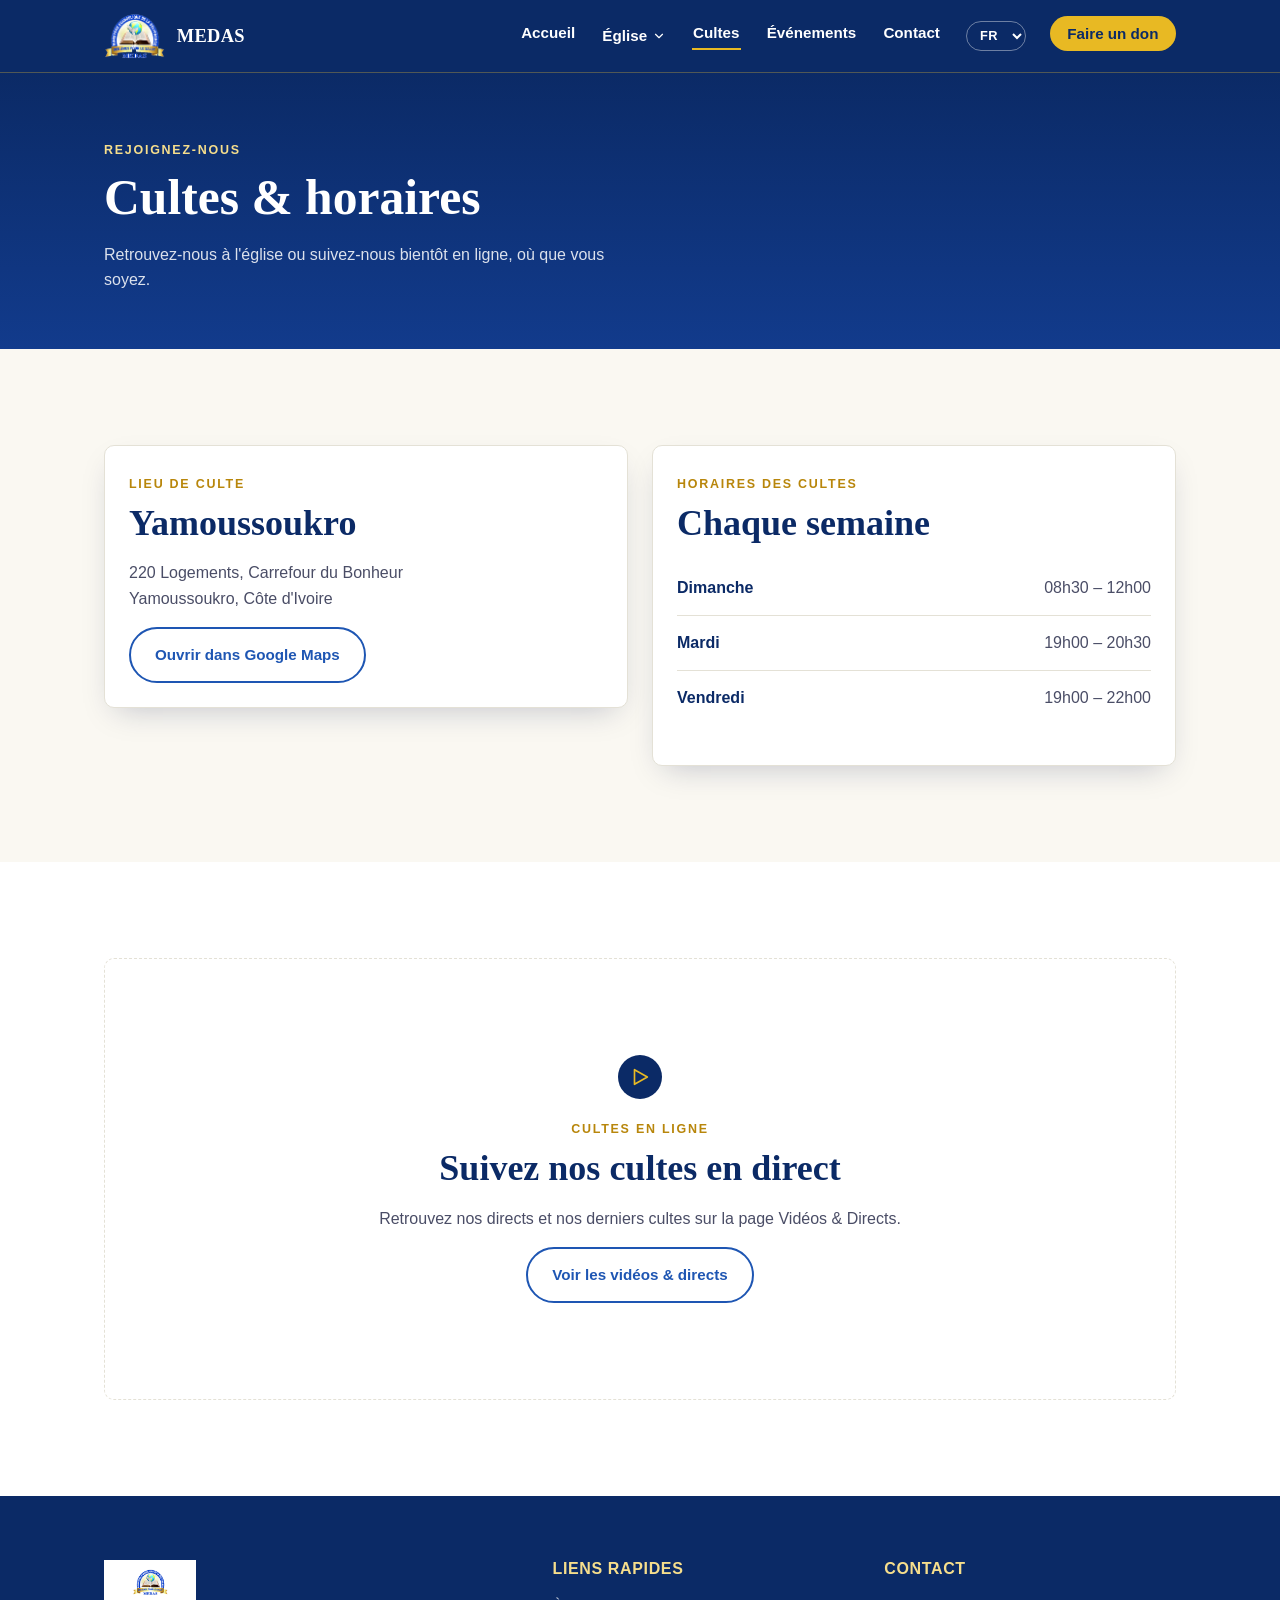
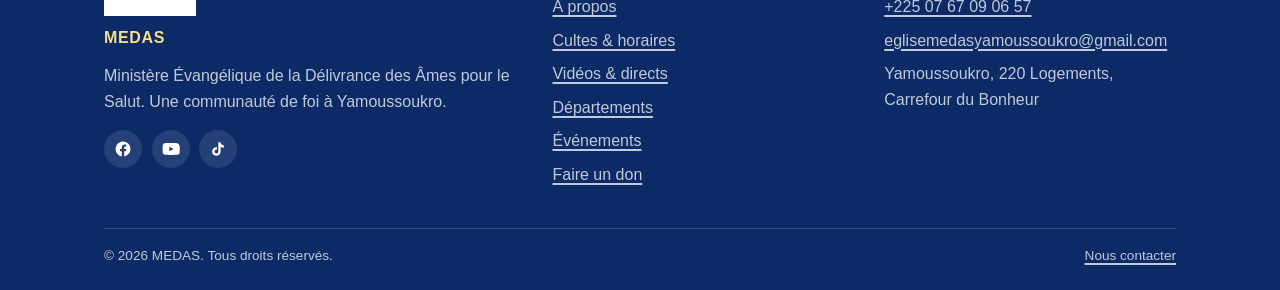
<file: cultes.html>
<!DOCTYPE html>
<html lang="fr">
<head>
<meta charset="UTF-8">
<meta name="viewport" content="width=device-width, initial-scale=1.0">
<title>Cultes &amp; horaires — MEDAS</title>
<meta name="description" content="Lieu de culte, horaires et cultes en ligne de MEDAS à Yamoussoukro.">
<link rel="icon" type="image/png" href="assets/img/favicon.png">
<link rel="stylesheet" href="assets/css/style.css">
</head>
<body>
<a href="#contenu" class="skip-link">Aller au contenu</a>

<header class="site-header">
  <div class="container">
    <a href="index.html" class="brand">
      <img src="assets/img/logo.png" alt="" class="brand-logo">
      <span class="brand-text"><strong>MEDAS</strong></span>
    </a>
    <nav class="nav">
      <button class="nav-toggle" aria-expanded="false" aria-controls="menu-principal">☰ Menu</button>
      <ul class="nav-links" id="menu-principal">
        <li><a href="index.html" data-fr="Accueil" data-en="Home" data-es="Inicio" data-de="Startseite">Accueil</a></li>
        <li class="nav-dropdown">
          <button type="button" class="nav-dropdown-toggle" aria-expanded="false" aria-haspopup="true">
            Église
            <svg class="caret" viewBox="0 0 24 24" fill="none" stroke="currentColor" stroke-width="2" stroke-linecap="round" stroke-linejoin="round"><path d="M6 9l6 6 6-6"/></svg>
          </button>
          <div class="nav-dropdown-panel">
            <a href="a-propos.html" class="nav-dropdown-item">
              <span class="ndi-icon"><svg viewBox="0 0 24 24" fill="none" stroke="currentColor" stroke-width="1.8" stroke-linecap="round" stroke-linejoin="round"><circle cx="12" cy="12" r="10"/><path d="M12 16v-4M12 8h.01"/></svg></span>
              <span class="ndi-text"><strong>À propos / Fondateur</strong><small>Notre histoire et notre vision</small></span>
            </a>
            <a href="videos.html" class="nav-dropdown-item">
              <span class="ndi-icon"><svg viewBox="0 0 24 24" fill="none" stroke="currentColor" stroke-width="1.8" stroke-linecap="round" stroke-linejoin="round"><polygon points="6 4 20 12 6 20 6 4"/></svg></span>
              <span class="ndi-text"><strong>Vidéos &amp; Directs</strong><small>Revivez nos cultes en ligne</small></span>
            </a>
            <a href="departements.html" class="nav-dropdown-item">
              <span class="ndi-icon"><svg viewBox="0 0 24 24" fill="none" stroke="currentColor" stroke-width="1.8" stroke-linecap="round" stroke-linejoin="round"><path d="M17 21v-2a4 4 0 0 0-4-4H7a4 4 0 0 0-4 4v2"/><circle cx="9" cy="7" r="4"/><path d="M23 21v-2a4 4 0 0 0-3-3.87"/><path d="M16 3.13a4 4 0 0 1 0 7.75"/></svg></span>
              <span class="ndi-text"><strong>Départements</strong><small>Nos ministères et formations</small></span>
            </a>
          </div>
        </li>
        <li><a href="cultes.html" aria-current="page" data-fr="Cultes" data-en="Services" data-es="Cultos" data-de="Gottesdienste">Cultes</a></li>
        <li><a href="evenements.html" data-fr="Événements" data-en="Events" data-es="Eventos" data-de="Veranstaltungen">Événements</a></li>
        <li><a href="contact.html" data-fr="Contact" data-en="Contact" data-es="Contacto" data-de="Kontakt">Contact</a></li>
        <li>
          <select id="langSelect" class="lang-select" aria-label="Choisir la langue">
            <option value="fr">FR</option>
            <option value="en">EN</option>
            <option value="es">ES</option>
            <option value="de">DE</option>
          </select>
        </li>
        <li><a href="dons.html" class="nav-cta" data-fr="Faire un don" data-en="Donate" data-es="Donar" data-de="Spenden">Faire un don</a></li>
      </ul>
    </nav>
  </div>
</header>

<main id="contenu">
  <section class="page-hero">
    <div class="container">
      <p class="eyebrow" style="color:var(--gold-200)">Rejoignez-nous</p>
      <h1>Cultes &amp; horaires</h1>
      <p>Retrouvez-nous à l'église ou suivez-nous bientôt en ligne, où que vous soyez.</p>
    </div>
  </section>

  <section class="section" id="lieu">
    <div class="container">
      <div class="grid grid-2" style="align-items:start">
        <div class="card">
          <p class="eyebrow">Lieu de culte</p>
          <h2>Yamoussoukro</h2>
          <p>220 Logements, Carrefour du Bonheur<br>Yamoussoukro, Côte d'Ivoire</p>
          <a class="btn btn-outline-blue" href="https://maps.app.goo.gl/JpwJ6T59C3QXa1Ce6" target="_blank" rel="noopener">Ouvrir dans Google Maps</a>
        </div>
        <div class="card">
          <p class="eyebrow">Horaires des cultes</p>
          <h2>Chaque semaine</h2>
          <dl>
            <div class="info-row"><dt>Dimanche</dt><dd>08h30 – 12h00</dd></div>
            <div class="info-row"><dt>Mardi</dt><dd>19h00 – 20h30</dd></div>
            <div class="info-row"><dt>Vendredi</dt><dd>19h00 – 22h00</dd></div>
          </dl>
        </div>
      </div>
    </div>
  </section>

  <section class="section section-alt" id="en-ligne">
    <div class="container">
      <div class="empty-state">
        <div class="card-icon" style="margin-bottom:var(--space-2)"><svg viewBox="0 0 24 24" fill="none" stroke="currentColor" stroke-width="1.8" stroke-linecap="round" stroke-linejoin="round"><polygon points="6 4 20 12 6 20 6 4"/></svg></div>
        <p class="eyebrow">Cultes en ligne</p>
        <h2>Suivez nos cultes en direct</h2>
        <p>Retrouvez nos directs et nos derniers cultes sur la page Vidéos &amp; Directs.</p>
        <a class="btn btn-outline-blue" href="videos.html">Voir les vidéos &amp; directs</a>
      </div>
    </div>
  </section>
</main>

<footer class="site-footer">
  <div class="container">
    <div class="footer-grid">
      <div>
        <img src="assets/img/logo-medas.jpg" alt="Logo MEDAS" class="footer-logo">
        <h4>MEDAS</h4>
        <p style="color:rgba(255,255,255,0.75)">Ministère Évangélique de la Délivrance des Âmes pour le Salut. Une communauté de foi à Yamoussoukro.</p>
        <div class="social-links">
          <a href="https://www.facebook.com/eglisemedasofficiel/" target="_blank" rel="noopener" aria-label="Facebook">
            <svg viewBox="0 0 24 24" fill="currentColor"><path d="M22 12a10 10 0 1 0-11.6 9.9v-7H7.9V12h2.5V9.8c0-2.5 1.5-3.9 3.8-3.9 1.1 0 2.2.2 2.2.2v2.4h-1.2c-1.2 0-1.6.8-1.6 1.6V12h2.8l-.4 2.9h-2.4v7A10 10 0 0 0 22 12Z"/></svg>
          </a>
          <a href="https://www.youtube.com/@ÉgliseMEDAS" target="_blank" rel="noopener" aria-label="YouTube">
            <svg viewBox="0 0 24 24" fill="currentColor"><path d="M23 7.5s-.2-1.6-.9-2.3c-.9-.9-1.9-.9-2.3-1C16.9 4 12 4 12 4h0s-4.9 0-7.8.2c-.4 0-1.4.1-2.3 1C1.2 5.9 1 7.5 1 7.5S.8 9.3.8 11.2v1.6c0 1.9.2 3.7.2 3.7s.2 1.6.9 2.3c.9.9 2.1.9 2.6 1 1.9.2 8 .2 8 .2s4.9 0 7.8-.2c.4 0 1.4-.1 2.3-1 .7-.7.9-2.3.9-2.3s.2-1.9.2-3.7v-1.6c0-1.9-.2-3.7-.2-3.7ZM9.7 14.9V8.9l6 3-6 3Z"/></svg>
          </a>
          <a href="https://www.tiktok.com/@medasofficiel" target="_blank" rel="noopener" aria-label="TikTok">
            <svg viewBox="0 0 24 24" fill="currentColor"><path d="M16.6 5.82s.51.5 0 0A4.278 4.278 0 0 1 15.54 3h-3.09v12.4a2.592 2.592 0 0 1-2.59 2.5c-1.42 0-2.6-1.16-2.6-2.6 0-1.72 1.66-3.01 3.37-2.48V9.66c-3.45-.46-6.47 2.22-6.47 5.64 0 3.33 2.76 5.7 5.69 5.7 3.14 0 5.69-2.55 5.69-5.7V9.01a7.35 7.35 0 0 0 4.3 1.38V7.3s-1.88.09-3.24-1.48Z"/></svg>
          </a>
        </div>
      </div>
      <div>
        <h4>Liens rapides</h4>
        <ul>
          <li><a href="a-propos.html">À propos</a></li>
          <li><a href="cultes.html">Cultes &amp; horaires</a></li>
          <li><a href="videos.html">Vidéos &amp; directs</a></li>
          <li><a href="departements.html">Départements</a></li>
          <li><a href="evenements.html">Événements</a></li>
          <li><a href="dons.html">Faire un don</a></li>
        </ul>
      </div>
      <div>
        <h4>Contact</h4>
        <ul>
          <li><a href="tel:+2250767090657">+225 07 67 09 06 57</a></li>
          <li><a href="mailto:eglisemedasyamoussoukro@gmail.com">eglisemedasyamoussoukro@gmail.com</a></li>
          <li>Yamoussoukro, 220 Logements,<br>Carrefour du Bonheur</li>
        </ul>
      </div>
    </div>
    <div class="footer-bottom">
      <span>© 2026 MEDAS. Tous droits réservés.</span>
      <span><a href="contact.html">Nous contacter</a></span>
    </div>
  </div>
</footer>

<script src="assets/js/main.js"></script>
</body>
</html>
</file>
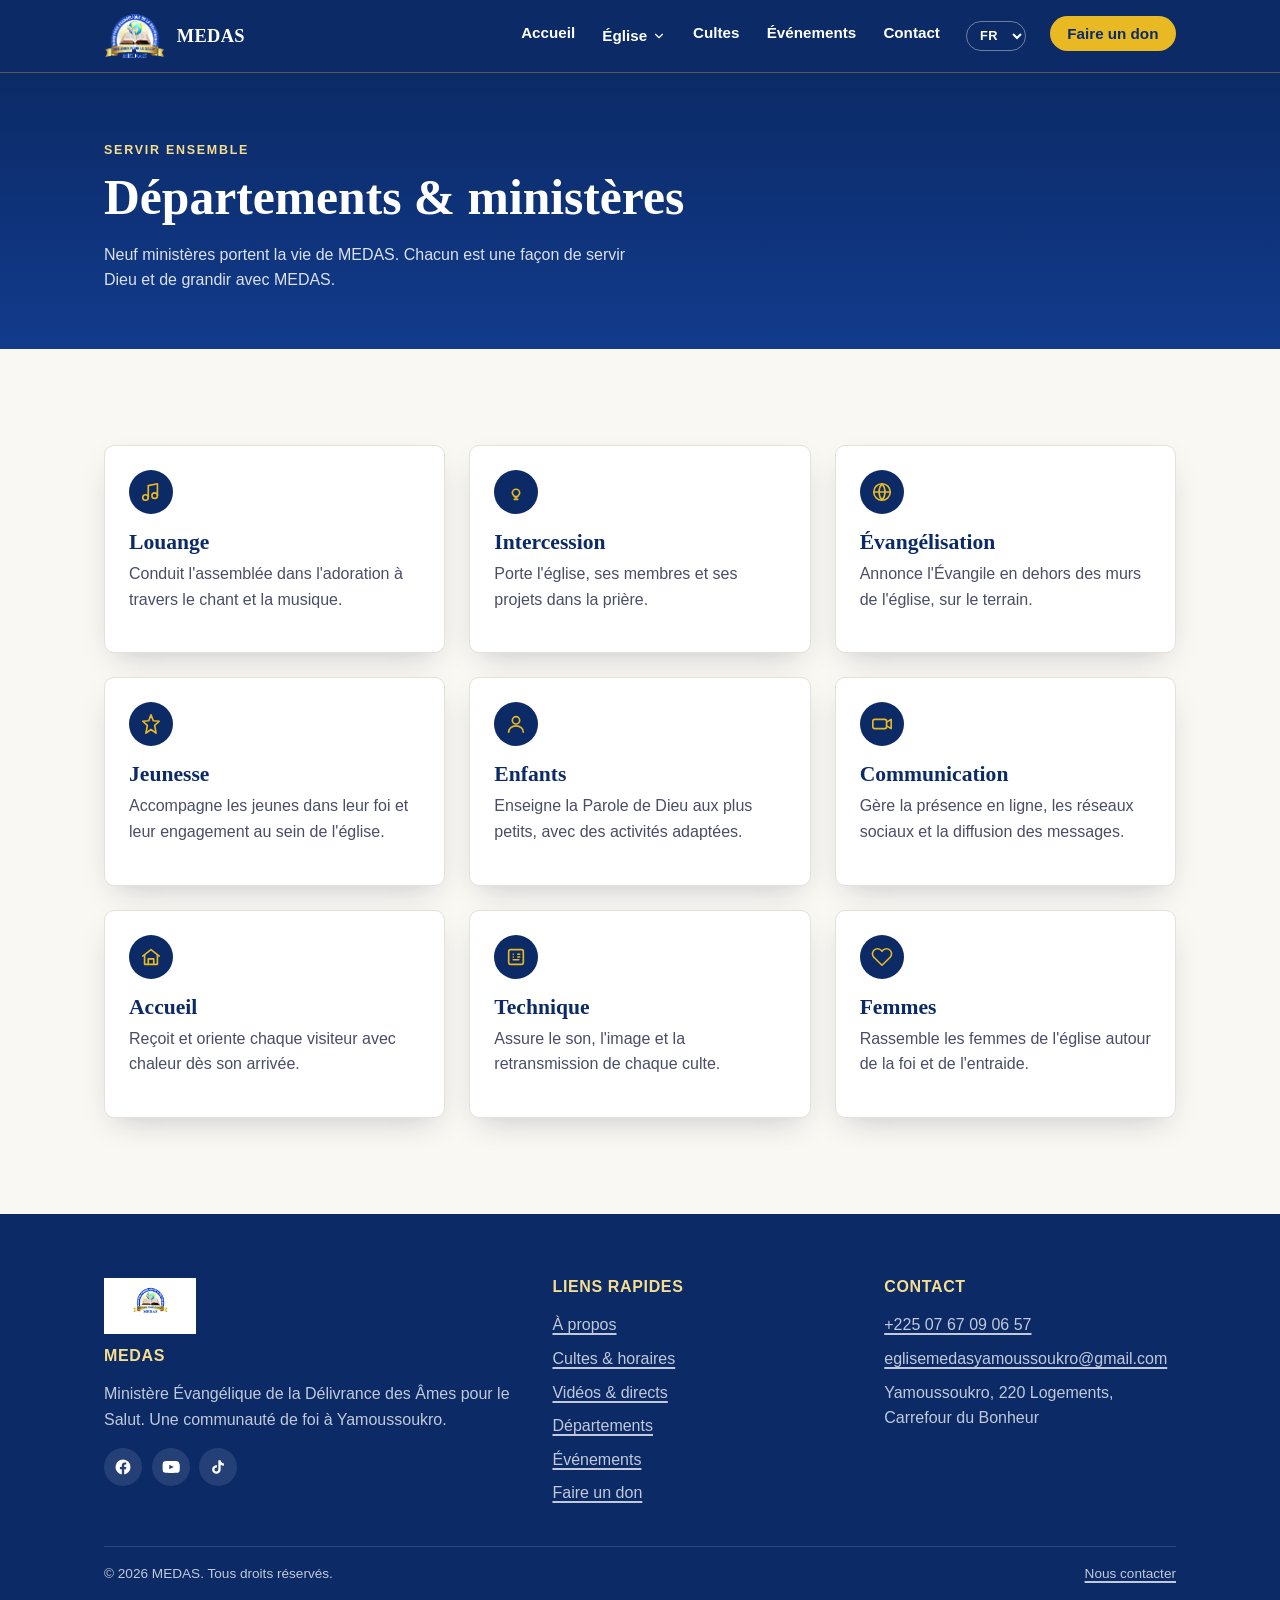
<file: departements.html>
<!DOCTYPE html>
<html lang="fr">
<head>
<meta charset="UTF-8">
<meta name="viewport" content="width=device-width, initial-scale=1.0">
<title>Départements &amp; ministères — MEDAS</title>
<meta name="description" content="Découvrez les neuf départements et ministères de MEDAS : louange, intercession, évangélisation, jeunesse et plus.">
<link rel="icon" type="image/png" href="assets/img/favicon.png">
<link rel="stylesheet" href="assets/css/style.css">
</head>
<body>
<a href="#contenu" class="skip-link">Aller au contenu</a>

<header class="site-header">
  <div class="container">
    <a href="index.html" class="brand">
      <img src="assets/img/logo.png" alt="" class="brand-logo">
      <span class="brand-text"><strong>MEDAS</strong></span>
    </a>
    <nav class="nav">
      <button class="nav-toggle" aria-expanded="false" aria-controls="menu-principal">☰ Menu</button>
      <ul class="nav-links" id="menu-principal">
        <li><a href="index.html" data-fr="Accueil" data-en="Home" data-es="Inicio" data-de="Startseite">Accueil</a></li>
        <li class="nav-dropdown">
          <button type="button" class="nav-dropdown-toggle" aria-expanded="false" aria-haspopup="true">
            Église
            <svg class="caret" viewBox="0 0 24 24" fill="none" stroke="currentColor" stroke-width="2" stroke-linecap="round" stroke-linejoin="round"><path d="M6 9l6 6 6-6"/></svg>
          </button>
          <div class="nav-dropdown-panel">
            <a href="a-propos.html" class="nav-dropdown-item">
              <span class="ndi-icon"><svg viewBox="0 0 24 24" fill="none" stroke="currentColor" stroke-width="1.8" stroke-linecap="round" stroke-linejoin="round"><circle cx="12" cy="12" r="10"/><path d="M12 16v-4M12 8h.01"/></svg></span>
              <span class="ndi-text"><strong>À propos / Fondateur</strong><small>Notre histoire et notre vision</small></span>
            </a>
            <a href="videos.html" class="nav-dropdown-item">
              <span class="ndi-icon"><svg viewBox="0 0 24 24" fill="none" stroke="currentColor" stroke-width="1.8" stroke-linecap="round" stroke-linejoin="round"><polygon points="6 4 20 12 6 20 6 4"/></svg></span>
              <span class="ndi-text"><strong>Vidéos &amp; Directs</strong><small>Revivez nos cultes en ligne</small></span>
            </a>
            <a href="departements.html" class="nav-dropdown-item" aria-current="page">
              <span class="ndi-icon"><svg viewBox="0 0 24 24" fill="none" stroke="currentColor" stroke-width="1.8" stroke-linecap="round" stroke-linejoin="round"><path d="M17 21v-2a4 4 0 0 0-4-4H7a4 4 0 0 0-4 4v2"/><circle cx="9" cy="7" r="4"/><path d="M23 21v-2a4 4 0 0 0-3-3.87"/><path d="M16 3.13a4 4 0 0 1 0 7.75"/></svg></span>
              <span class="ndi-text"><strong>Départements</strong><small>Nos ministères et formations</small></span>
            </a>
          </div>
        </li>
        <li><a href="cultes.html" data-fr="Cultes" data-en="Services" data-es="Cultos" data-de="Gottesdienste">Cultes</a></li>
        <li><a href="evenements.html" data-fr="Événements" data-en="Events" data-es="Eventos" data-de="Veranstaltungen">Événements</a></li>
        <li><a href="contact.html" data-fr="Contact" data-en="Contact" data-es="Contacto" data-de="Kontakt">Contact</a></li>
        <li>
          <select id="langSelect" class="lang-select" aria-label="Choisir la langue">
            <option value="fr">FR</option>
            <option value="en">EN</option>
            <option value="es">ES</option>
            <option value="de">DE</option>
          </select>
        </li>
        <li><a href="dons.html" class="nav-cta" data-fr="Faire un don" data-en="Donate" data-es="Donar" data-de="Spenden">Faire un don</a></li>
      </ul>
    </nav>
  </div>
</header>

<main id="contenu">
  <section class="page-hero">
    <div class="container">
      <p class="eyebrow" style="color:var(--gold-200)">Servir ensemble</p>
      <h1>Départements &amp; ministères</h1>
      <p>Neuf ministères portent la vie de MEDAS. Chacun est une façon de servir Dieu et de grandir avec MEDAS.</p>
    </div>
  </section>

  <section class="section">
    <div class="container">
      <div class="grid grid-3">

        <div class="card">
          <div class="card-icon"><svg viewBox="0 0 24 24" fill="none" stroke="currentColor" stroke-width="1.8" stroke-linecap="round" stroke-linejoin="round"><path d="M9 18V5l10-2v13"/><circle cx="6" cy="18" r="3"/><circle cx="16" cy="16" r="3"/></svg></div>
          <h3>Louange</h3>
          <p>Conduit l'assemblée dans l'adoration à travers le chant et la musique.</p>
        </div>

        <div class="card">
          <div class="card-icon"><svg viewBox="0 0 24 24" fill="none" stroke="currentColor" stroke-width="1.8" stroke-linecap="round" stroke-linejoin="round"><path d="M8 13a4 4 0 1 1 8 0c0 2-2 2.5-2 4H10c0-1.5-2-2-2-4Z"/><path d="M10 20h4M12 17v3"/></svg></div>
          <h3>Intercession</h3>
          <p>Porte l'église, ses membres et ses projets dans la prière.</p>
        </div>

        <div class="card">
          <div class="card-icon"><svg viewBox="0 0 24 24" fill="none" stroke="currentColor" stroke-width="1.8" stroke-linecap="round" stroke-linejoin="round"><circle cx="12" cy="12" r="9"/><path d="M3 12h18M12 3a14 14 0 0 1 0 18 14 14 0 0 1 0-18Z"/></svg></div>
          <h3>Évangélisation</h3>
          <p>Annonce l'Évangile en dehors des murs de l'église, sur le terrain.</p>
        </div>

        <div class="card">
          <div class="card-icon"><svg viewBox="0 0 24 24" fill="none" stroke="currentColor" stroke-width="1.8" stroke-linecap="round" stroke-linejoin="round"><path d="M12 2 14.5 8.5 21 9l-5 4.5 1.5 8.5L12 18l-5.5 4L8 13.5 3 9l6.5-.5Z"/></svg></div>
          <h3>Jeunesse</h3>
          <p>Accompagne les jeunes dans leur foi et leur engagement au sein de l'église.</p>
        </div>

        <div class="card">
          <div class="card-icon"><svg viewBox="0 0 24 24" fill="none" stroke="currentColor" stroke-width="1.8" stroke-linecap="round" stroke-linejoin="round"><circle cx="12" cy="8" r="4"/><path d="M4 21c0-3.9 3.6-7 8-7s8 3.1 8 7"/></svg></div>
          <h3>Enfants</h3>
          <p>Enseigne la Parole de Dieu aux plus petits, avec des activités adaptées.</p>
        </div>

        <div class="card">
          <div class="card-icon"><svg viewBox="0 0 24 24" fill="none" stroke="currentColor" stroke-width="1.8" stroke-linecap="round" stroke-linejoin="round"><rect x="2" y="7" width="15" height="10" rx="2"/><path d="M17 10l5-3v10l-5-3"/></svg></div>
          <h3>Communication</h3>
          <p>Gère la présence en ligne, les réseaux sociaux et la diffusion des messages.</p>
        </div>

        <div class="card">
          <div class="card-icon"><svg viewBox="0 0 24 24" fill="none" stroke="currentColor" stroke-width="1.8" stroke-linecap="round" stroke-linejoin="round"><path d="M3 11l9-7 9 7"/><path d="M5 10v10h14V10"/><path d="M9 20v-6h6v6"/></svg></div>
          <h3>Accueil</h3>
          <p>Reçoit et oriente chaque visiteur avec chaleur dès son arrivée.</p>
        </div>

        <div class="card">
          <div class="card-icon"><svg viewBox="0 0 24 24" fill="none" stroke="currentColor" stroke-width="1.8" stroke-linecap="round" stroke-linejoin="round"><rect x="4" y="4" width="16" height="16" rx="2"/><path d="M9 9h.01M9 12h.01M9 15h6M14 9h2M14 12h2"/></svg></div>
          <h3>Technique</h3>
          <p>Assure le son, l'image et la retransmission de chaque culte.</p>
        </div>

        <div class="card">
          <div class="card-icon"><svg viewBox="0 0 24 24" fill="none" stroke="currentColor" stroke-width="1.8" stroke-linecap="round" stroke-linejoin="round"><path d="M20.8 4.6a5.5 5.5 0 0 0-7.8 0L12 5.6l-1-1a5.5 5.5 0 1 0-7.8 7.8l1 1L12 21l7.8-7.6 1-1a5.5 5.5 0 0 0 0-7.8Z"/></svg></div>
          <h3>Femmes</h3>
          <p>Rassemble les femmes de l'église autour de la foi et de l'entraide.</p>
        </div>

      </div>
    </div>
  </section>
</main>

<footer class="site-footer">
  <div class="container">
    <div class="footer-grid">
      <div>
        <img src="assets/img/logo-medas.jpg" alt="Logo MEDAS" class="footer-logo">
        <h4>MEDAS</h4>
        <p style="color:rgba(255,255,255,0.75)">Ministère Évangélique de la Délivrance des Âmes pour le Salut. Une communauté de foi à Yamoussoukro.</p>
        <div class="social-links">
          <a href="https://www.facebook.com/eglisemedasofficiel/" target="_blank" rel="noopener" aria-label="Facebook">
            <svg viewBox="0 0 24 24" fill="currentColor"><path d="M22 12a10 10 0 1 0-11.6 9.9v-7H7.9V12h2.5V9.8c0-2.5 1.5-3.9 3.8-3.9 1.1 0 2.2.2 2.2.2v2.4h-1.2c-1.2 0-1.6.8-1.6 1.6V12h2.8l-.4 2.9h-2.4v7A10 10 0 0 0 22 12Z"/></svg>
          </a>
          <a href="https://www.youtube.com/@ÉgliseMEDAS" target="_blank" rel="noopener" aria-label="YouTube">
            <svg viewBox="0 0 24 24" fill="currentColor"><path d="M23 7.5s-.2-1.6-.9-2.3c-.9-.9-1.9-.9-2.3-1C16.9 4 12 4 12 4h0s-4.9 0-7.8.2c-.4 0-1.4.1-2.3 1C1.2 5.9 1 7.5 1 7.5S.8 9.3.8 11.2v1.6c0 1.9.2 3.7.2 3.7s.2 1.6.9 2.3c.9.9 2.1.9 2.6 1 1.9.2 8 .2 8 .2s4.9 0 7.8-.2c.4 0 1.4-.1 2.3-1 .7-.7.9-2.3.9-2.3s.2-1.9.2-3.7v-1.6c0-1.9-.2-3.7-.2-3.7ZM9.7 14.9V8.9l6 3-6 3Z"/></svg>
          </a>
          <a href="https://www.tiktok.com/@medasofficiel" target="_blank" rel="noopener" aria-label="TikTok">
            <svg viewBox="0 0 24 24" fill="currentColor"><path d="M16.6 5.82s.51.5 0 0A4.278 4.278 0 0 1 15.54 3h-3.09v12.4a2.592 2.592 0 0 1-2.59 2.5c-1.42 0-2.6-1.16-2.6-2.6 0-1.72 1.66-3.01 3.37-2.48V9.66c-3.45-.46-6.47 2.22-6.47 5.64 0 3.33 2.76 5.7 5.69 5.7 3.14 0 5.69-2.55 5.69-5.7V9.01a7.35 7.35 0 0 0 4.3 1.38V7.3s-1.88.09-3.24-1.48Z"/></svg>
          </a>
        </div>
      </div>
      <div>
        <h4>Liens rapides</h4>
        <ul>
          <li><a href="a-propos.html">À propos</a></li>
          <li><a href="cultes.html">Cultes &amp; horaires</a></li>
          <li><a href="videos.html">Vidéos &amp; directs</a></li>
          <li><a href="departements.html">Départements</a></li>
          <li><a href="evenements.html">Événements</a></li>
          <li><a href="dons.html">Faire un don</a></li>
        </ul>
      </div>
      <div>
        <h4>Contact</h4>
        <ul>
          <li><a href="tel:+2250767090657">+225 07 67 09 06 57</a></li>
          <li><a href="mailto:eglisemedasyamoussoukro@gmail.com">eglisemedasyamoussoukro@gmail.com</a></li>
          <li>Yamoussoukro, 220 Logements,<br>Carrefour du Bonheur</li>
        </ul>
      </div>
    </div>
    <div class="footer-bottom">
      <span>© 2026 MEDAS. Tous droits réservés.</span>
      <span><a href="contact.html">Nous contacter</a></span>
    </div>
  </div>
</footer>

<script src="assets/js/main.js"></script>
</body>
</html>
</file>
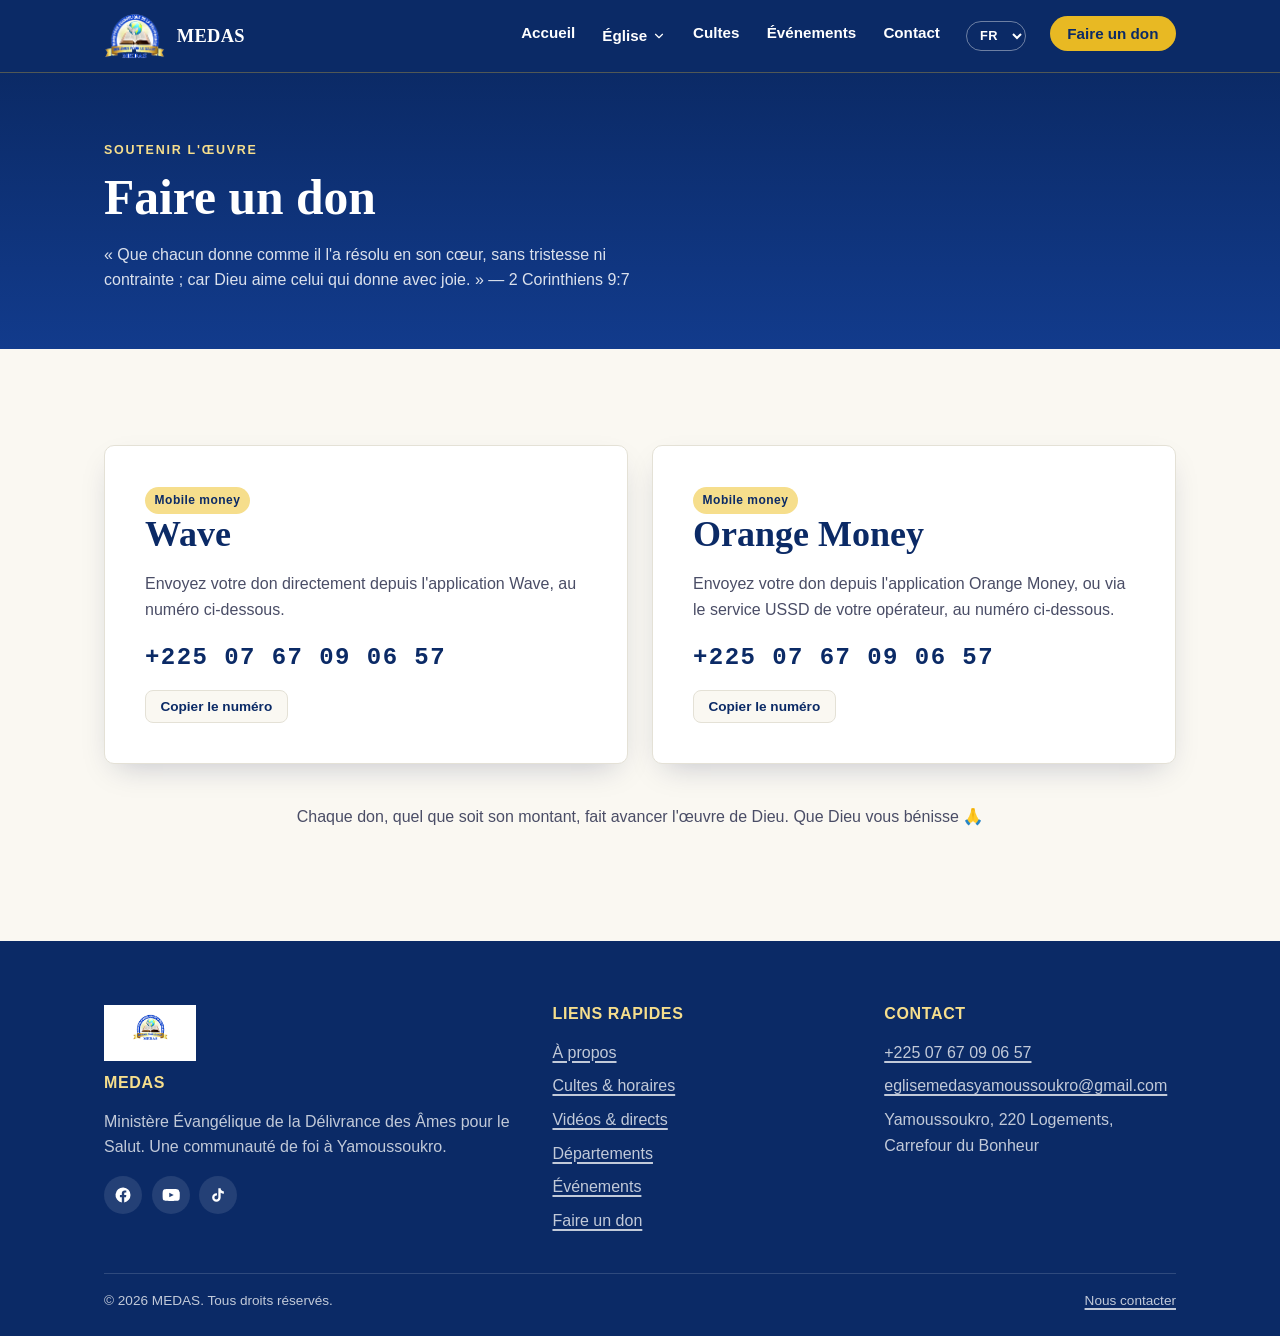
<file: dons.html>
<!DOCTYPE html>
<html lang="fr">
<head>
<meta charset="UTF-8">
<meta name="viewport" content="width=device-width, initial-scale=1.0">
<title>Faire un don — MEDAS</title>
<meta name="description" content="Soutenez MEDAS par Wave ou Orange Money.">
<link rel="icon" type="image/png" href="assets/img/favicon.png">
<link rel="stylesheet" href="assets/css/style.css">
</head>
<body>
<a href="#contenu" class="skip-link">Aller au contenu</a>

<header class="site-header">
  <div class="container">
    <a href="index.html" class="brand">
      <img src="assets/img/logo.png" alt="" class="brand-logo">
      <span class="brand-text"><strong>MEDAS</strong></span>
    </a>
    <nav class="nav">
      <button class="nav-toggle" aria-expanded="false" aria-controls="menu-principal">☰ Menu</button>
      <ul class="nav-links" id="menu-principal">
        <li><a href="index.html" data-fr="Accueil" data-en="Home" data-es="Inicio" data-de="Startseite">Accueil</a></li>
        <li class="nav-dropdown">
          <button type="button" class="nav-dropdown-toggle" aria-expanded="false" aria-haspopup="true">
            Église
            <svg class="caret" viewBox="0 0 24 24" fill="none" stroke="currentColor" stroke-width="2" stroke-linecap="round" stroke-linejoin="round"><path d="M6 9l6 6 6-6"/></svg>
          </button>
          <div class="nav-dropdown-panel">
            <a href="a-propos.html" class="nav-dropdown-item">
              <span class="ndi-icon"><svg viewBox="0 0 24 24" fill="none" stroke="currentColor" stroke-width="1.8" stroke-linecap="round" stroke-linejoin="round"><circle cx="12" cy="12" r="10"/><path d="M12 16v-4M12 8h.01"/></svg></span>
              <span class="ndi-text"><strong>À propos / Fondateur</strong><small>Notre histoire et notre vision</small></span>
            </a>
            <a href="videos.html" class="nav-dropdown-item">
              <span class="ndi-icon"><svg viewBox="0 0 24 24" fill="none" stroke="currentColor" stroke-width="1.8" stroke-linecap="round" stroke-linejoin="round"><polygon points="6 4 20 12 6 20 6 4"/></svg></span>
              <span class="ndi-text"><strong>Vidéos &amp; Directs</strong><small>Revivez nos cultes en ligne</small></span>
            </a>
            <a href="departements.html" class="nav-dropdown-item">
              <span class="ndi-icon"><svg viewBox="0 0 24 24" fill="none" stroke="currentColor" stroke-width="1.8" stroke-linecap="round" stroke-linejoin="round"><path d="M17 21v-2a4 4 0 0 0-4-4H7a4 4 0 0 0-4 4v2"/><circle cx="9" cy="7" r="4"/><path d="M23 21v-2a4 4 0 0 0-3-3.87"/><path d="M16 3.13a4 4 0 0 1 0 7.75"/></svg></span>
              <span class="ndi-text"><strong>Départements</strong><small>Nos ministères et formations</small></span>
            </a>
          </div>
        </li>
        <li><a href="cultes.html" data-fr="Cultes" data-en="Services" data-es="Cultos" data-de="Gottesdienste">Cultes</a></li>
        <li><a href="evenements.html" data-fr="Événements" data-en="Events" data-es="Eventos" data-de="Veranstaltungen">Événements</a></li>
        <li><a href="contact.html" data-fr="Contact" data-en="Contact" data-es="Contacto" data-de="Kontakt">Contact</a></li>
        <li>
          <select id="langSelect" class="lang-select" aria-label="Choisir la langue">
            <option value="fr">FR</option>
            <option value="en">EN</option>
            <option value="es">ES</option>
            <option value="de">DE</option>
          </select>
        </li>
        <li><a href="dons.html" class="nav-cta" aria-current="page" data-fr="Faire un don" data-en="Donate" data-es="Donar" data-de="Spenden">Faire un don</a></li>
      </ul>
    </nav>
  </div>
</header>

<main id="contenu">
  <section class="page-hero">
    <div class="container">
      <p class="eyebrow" style="color:var(--gold-200)">Soutenir l'œuvre</p>
      <h1>Faire un don</h1>
      <p>« Que chacun donne comme il l'a résolu en son cœur, sans tristesse ni contrainte ; car Dieu aime celui qui donne avec joie. » — 2 Corinthiens 9:7</p>
    </div>
  </section>

  <section class="section">
    <div class="container">
      <div class="grid grid-2">

        <div class="donate-card">
          <span class="badge">Mobile money</span>
          <h2>Wave</h2>
          <p>Envoyez votre don directement depuis l'application Wave, au numéro ci-dessous.</p>
          <p class="donate-number">+225 07 67 09 06 57</p>
          <button class="copy-btn" data-copy="+225 07 67 09 06 57" data-label="Copier le numéro">Copier le numéro</button>
        </div>

        <div class="donate-card">
          <span class="badge">Mobile money</span>
          <h2>Orange Money</h2>
          <p>Envoyez votre don depuis l'application Orange Money, ou via le service USSD de votre opérateur, au numéro ci-dessous.</p>
          <p class="donate-number">+225 07 67 09 06 57</p>
          <button class="copy-btn" data-copy="+225 07 67 09 06 57" data-label="Copier le numéro">Copier le numéro</button>
        </div>

      </div>

      <p style="margin-top:var(--space-4); text-align:center; color:var(--ink-600)">Chaque don, quel que soit son montant, fait avancer l'œuvre de Dieu. Que Dieu vous bénisse 🙏</p>
    </div>
  </section>
</main>

<footer class="site-footer">
  <div class="container">
    <div class="footer-grid">
      <div>
        <img src="assets/img/logo-medas.jpg" alt="Logo MEDAS" class="footer-logo">
        <h4>MEDAS</h4>
        <p style="color:rgba(255,255,255,0.75)">Ministère Évangélique de la Délivrance des Âmes pour le Salut. Une communauté de foi à Yamoussoukro.</p>
        <div class="social-links">
          <a href="https://www.facebook.com/eglisemedasofficiel/" target="_blank" rel="noopener" aria-label="Facebook">
            <svg viewBox="0 0 24 24" fill="currentColor"><path d="M22 12a10 10 0 1 0-11.6 9.9v-7H7.9V12h2.5V9.8c0-2.5 1.5-3.9 3.8-3.9 1.1 0 2.2.2 2.2.2v2.4h-1.2c-1.2 0-1.6.8-1.6 1.6V12h2.8l-.4 2.9h-2.4v7A10 10 0 0 0 22 12Z"/></svg>
          </a>
          <a href="https://www.youtube.com/@ÉgliseMEDAS" target="_blank" rel="noopener" aria-label="YouTube">
            <svg viewBox="0 0 24 24" fill="currentColor"><path d="M23 7.5s-.2-1.6-.9-2.3c-.9-.9-1.9-.9-2.3-1C16.9 4 12 4 12 4h0s-4.9 0-7.8.2c-.4 0-1.4.1-2.3 1C1.2 5.9 1 7.5 1 7.5S.8 9.3.8 11.2v1.6c0 1.9.2 3.7.2 3.7s.2 1.6.9 2.3c.9.9 2.1.9 2.6 1 1.9.2 8 .2 8 .2s4.9 0 7.8-.2c.4 0 1.4-.1 2.3-1 .7-.7.9-2.3.9-2.3s.2-1.9.2-3.7v-1.6c0-1.9-.2-3.7-.2-3.7ZM9.7 14.9V8.9l6 3-6 3Z"/></svg>
          </a>
          <a href="https://www.tiktok.com/@medasofficiel" target="_blank" rel="noopener" aria-label="TikTok">
            <svg viewBox="0 0 24 24" fill="currentColor"><path d="M16.6 5.82s.51.5 0 0A4.278 4.278 0 0 1 15.54 3h-3.09v12.4a2.592 2.592 0 0 1-2.59 2.5c-1.42 0-2.6-1.16-2.6-2.6 0-1.72 1.66-3.01 3.37-2.48V9.66c-3.45-.46-6.47 2.22-6.47 5.64 0 3.33 2.76 5.7 5.69 5.7 3.14 0 5.69-2.55 5.69-5.7V9.01a7.35 7.35 0 0 0 4.3 1.38V7.3s-1.88.09-3.24-1.48Z"/></svg>
          </a>
        </div>
      </div>
      <div>
        <h4>Liens rapides</h4>
        <ul>
          <li><a href="a-propos.html">À propos</a></li>
          <li><a href="cultes.html">Cultes &amp; horaires</a></li>
          <li><a href="videos.html">Vidéos &amp; directs</a></li>
          <li><a href="departements.html">Départements</a></li>
          <li><a href="evenements.html">Événements</a></li>
          <li><a href="dons.html">Faire un don</a></li>
        </ul>
      </div>
      <div>
        <h4>Contact</h4>
        <ul>
          <li><a href="tel:+2250767090657">+225 07 67 09 06 57</a></li>
          <li><a href="mailto:eglisemedasyamoussoukro@gmail.com">eglisemedasyamoussoukro@gmail.com</a></li>
          <li>Yamoussoukro, 220 Logements,<br>Carrefour du Bonheur</li>
        </ul>
      </div>
    </div>
    <div class="footer-bottom">
      <span>© 2026 MEDAS. Tous droits réservés.</span>
      <span><a href="contact.html">Nous contacter</a></span>
    </div>
  </div>
</footer>

<script src="assets/js/main.js"></script>
</body>
</html>
</file>
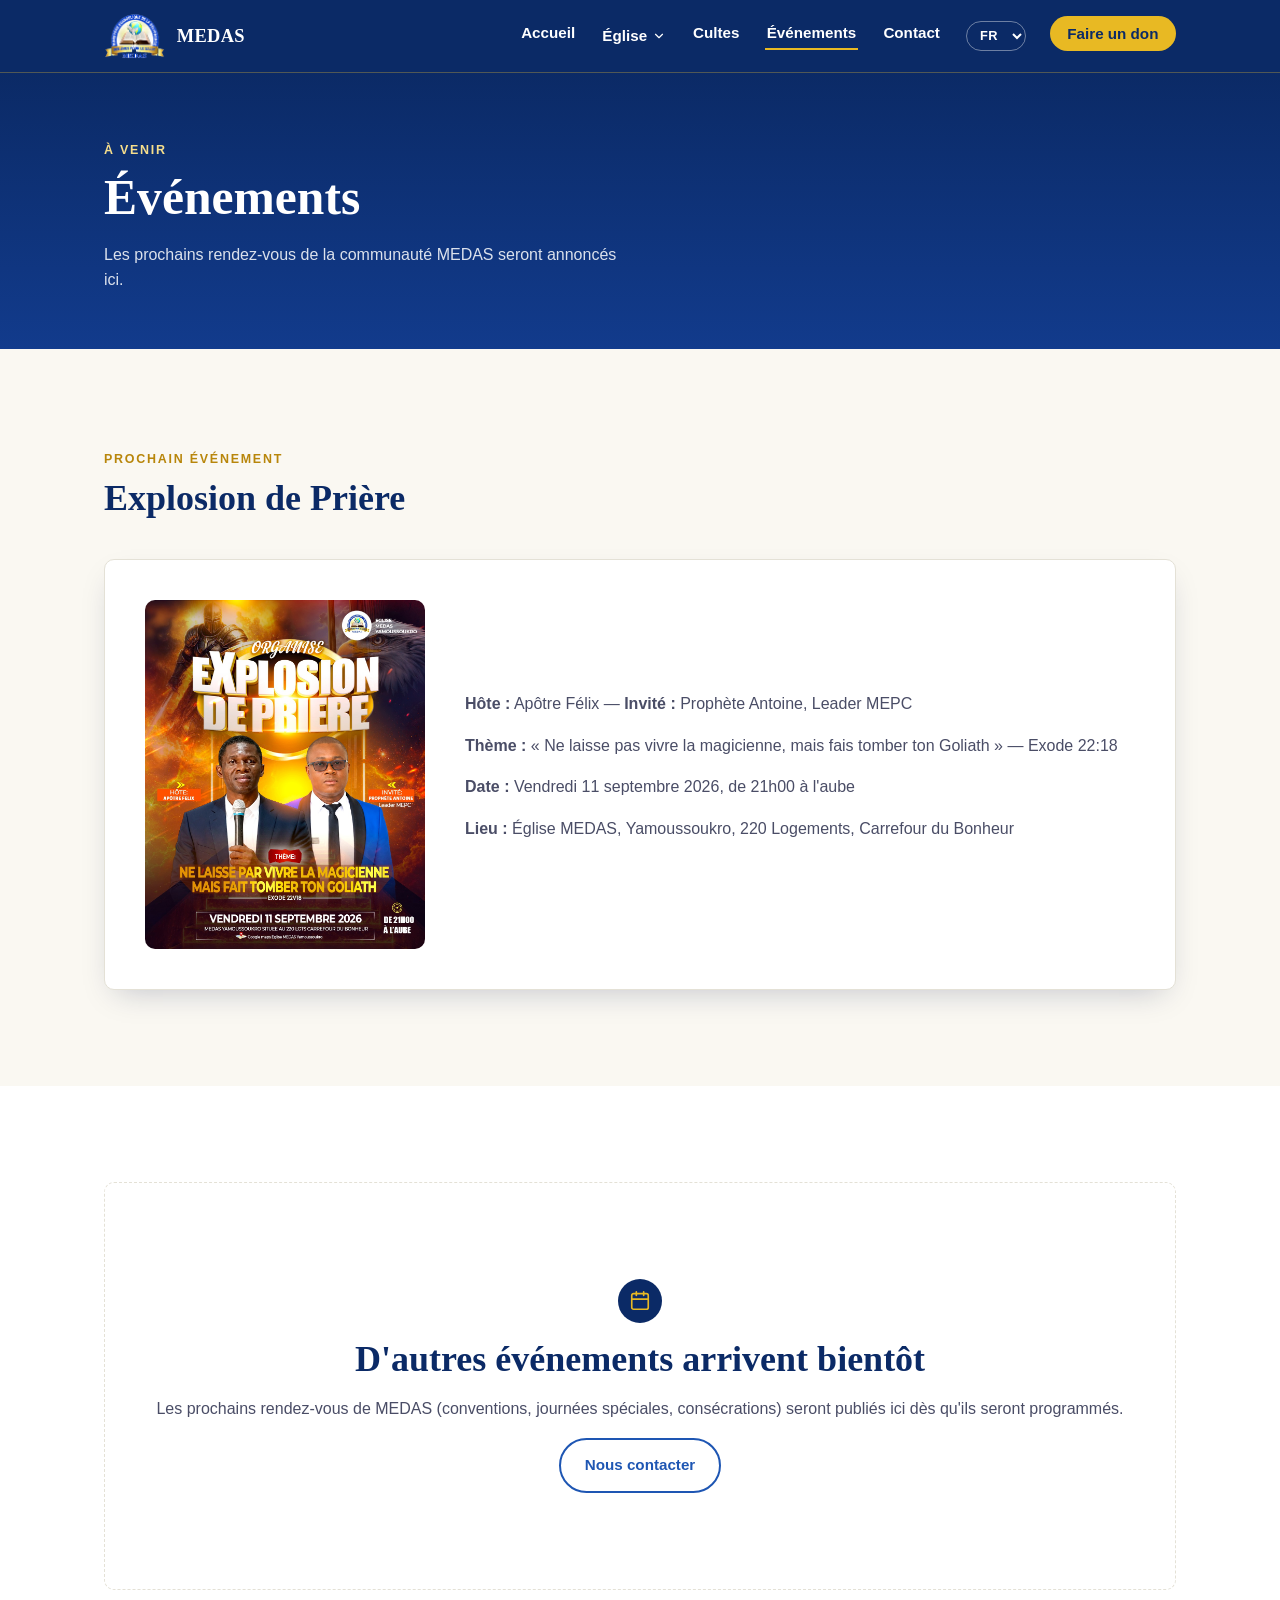
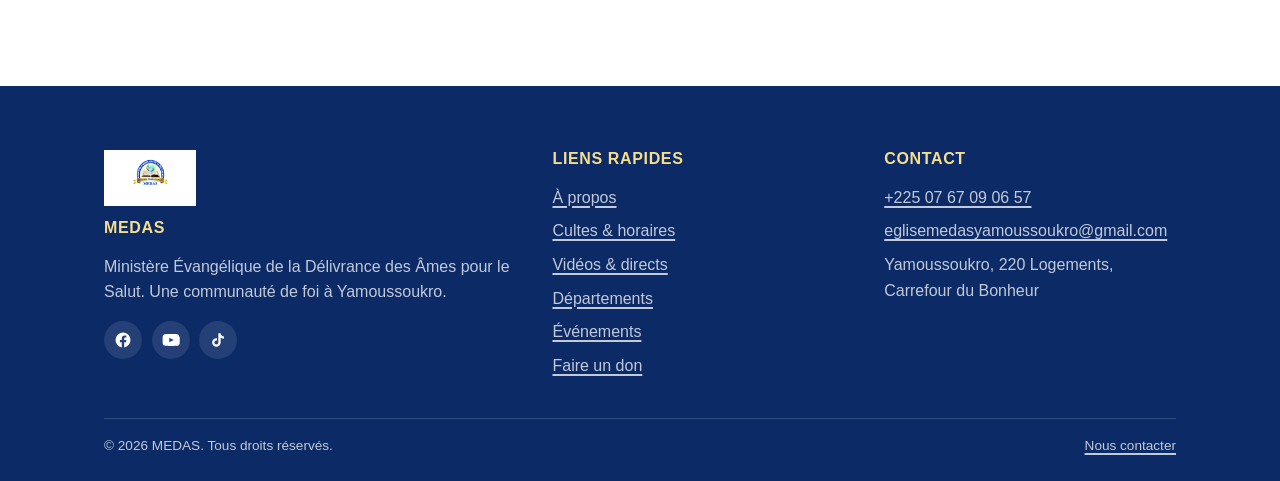
<file: evenements.html>
<!DOCTYPE html>
<html lang="fr">
<head>
<meta charset="UTF-8">
<meta name="viewport" content="width=device-width, initial-scale=1.0">
<title>Événements — MEDAS</title>
<meta name="description" content="Les prochains événements de MEDAS à Yamoussoukro.">
<link rel="icon" type="image/png" href="assets/img/favicon.png">
<link rel="stylesheet" href="assets/css/style.css">
</head>
<body>
<a href="#contenu" class="skip-link">Aller au contenu</a>

<header class="site-header">
  <div class="container">
    <a href="index.html" class="brand">
      <img src="assets/img/logo.png" alt="" class="brand-logo">
      <span class="brand-text"><strong>MEDAS</strong></span>
    </a>
    <nav class="nav">
      <button class="nav-toggle" aria-expanded="false" aria-controls="menu-principal">☰ Menu</button>
      <ul class="nav-links" id="menu-principal">
        <li><a href="index.html" data-fr="Accueil" data-en="Home" data-es="Inicio" data-de="Startseite">Accueil</a></li>
        <li class="nav-dropdown">
          <button type="button" class="nav-dropdown-toggle" aria-expanded="false" aria-haspopup="true">
            Église
            <svg class="caret" viewBox="0 0 24 24" fill="none" stroke="currentColor" stroke-width="2" stroke-linecap="round" stroke-linejoin="round"><path d="M6 9l6 6 6-6"/></svg>
          </button>
          <div class="nav-dropdown-panel">
            <a href="a-propos.html" class="nav-dropdown-item">
              <span class="ndi-icon"><svg viewBox="0 0 24 24" fill="none" stroke="currentColor" stroke-width="1.8" stroke-linecap="round" stroke-linejoin="round"><circle cx="12" cy="12" r="10"/><path d="M12 16v-4M12 8h.01"/></svg></span>
              <span class="ndi-text"><strong>À propos / Fondateur</strong><small>Notre histoire et notre vision</small></span>
            </a>
            <a href="videos.html" class="nav-dropdown-item">
              <span class="ndi-icon"><svg viewBox="0 0 24 24" fill="none" stroke="currentColor" stroke-width="1.8" stroke-linecap="round" stroke-linejoin="round"><polygon points="6 4 20 12 6 20 6 4"/></svg></span>
              <span class="ndi-text"><strong>Vidéos &amp; Directs</strong><small>Revivez nos cultes en ligne</small></span>
            </a>
            <a href="departements.html" class="nav-dropdown-item">
              <span class="ndi-icon"><svg viewBox="0 0 24 24" fill="none" stroke="currentColor" stroke-width="1.8" stroke-linecap="round" stroke-linejoin="round"><path d="M17 21v-2a4 4 0 0 0-4-4H7a4 4 0 0 0-4 4v2"/><circle cx="9" cy="7" r="4"/><path d="M23 21v-2a4 4 0 0 0-3-3.87"/><path d="M16 3.13a4 4 0 0 1 0 7.75"/></svg></span>
              <span class="ndi-text"><strong>Départements</strong><small>Nos ministères et formations</small></span>
            </a>
          </div>
        </li>
        <li><a href="cultes.html" data-fr="Cultes" data-en="Services" data-es="Cultos" data-de="Gottesdienste">Cultes</a></li>
        <li><a href="evenements.html" aria-current="page" data-fr="Événements" data-en="Events" data-es="Eventos" data-de="Veranstaltungen">Événements</a></li>
        <li><a href="contact.html" data-fr="Contact" data-en="Contact" data-es="Contacto" data-de="Kontakt">Contact</a></li>
        <li>
          <select id="langSelect" class="lang-select" aria-label="Choisir la langue">
            <option value="fr">FR</option>
            <option value="en">EN</option>
            <option value="es">ES</option>
            <option value="de">DE</option>
          </select>
        </li>
        <li><a href="dons.html" class="nav-cta" data-fr="Faire un don" data-en="Donate" data-es="Donar" data-de="Spenden">Faire un don</a></li>
      </ul>
    </nav>
  </div>
</header>

<main id="contenu">
  <section class="page-hero">
    <div class="container">
      <p class="eyebrow" style="color:var(--gold-200)">À venir</p>
      <h1>Événements</h1>
      <p>Les prochains rendez-vous de la communauté MEDAS seront annoncés ici.</p>
    </div>
  </section>

  <section class="section">
    <div class="container">
      <div class="section-head">
        <p class="eyebrow">Prochain événement</p>
        <h2>Explosion de Prière</h2>
      </div>
      <div class="founder-card">
        <div class="founder-photo" style="width:280px">
          <img src="assets/img/veillee-priere-2026.jpg" alt="Affiche Explosion de Prière, veillée du 11 septembre 2026">
        </div>
        <div class="founder-text">
          <p><strong>Hôte :</strong> Apôtre Félix — <strong>Invité :</strong> Prophète Antoine, Leader MEPC</p>
          <p><strong>Thème :</strong> « Ne laisse pas vivre la magicienne, mais fais tomber ton Goliath » — Exode 22:18</p>
          <p><strong>Date :</strong> Vendredi 11 septembre 2026, de 21h00 à l'aube</p>
          <p><strong>Lieu :</strong> Église MEDAS, Yamoussoukro, 220 Logements, Carrefour du Bonheur</p>
        </div>
      </div>
    </div>
  </section>

  <section class="section section-alt">
    <div class="container">
      <div class="empty-state">
        <div class="card-icon" style="margin-bottom:var(--space-2)"><svg viewBox="0 0 24 24" fill="none" stroke="currentColor" stroke-width="1.8" stroke-linecap="round" stroke-linejoin="round"><rect x="3" y="4" width="18" height="17" rx="2"/><path d="M16 2v4M8 2v4M3 10h18"/></svg></div>
        <h2>D'autres événements arrivent bientôt</h2>
        <p>Les prochains rendez-vous de MEDAS (conventions, journées spéciales, consécrations) seront publiés ici dès qu'ils seront programmés.</p>
        <a class="btn btn-outline-blue" href="contact.html">Nous contacter</a>
      </div>
    </div>
  </section>
</main>

<footer class="site-footer">
  <div class="container">
    <div class="footer-grid">
      <div>
        <img src="assets/img/logo-medas.jpg" alt="Logo MEDAS" class="footer-logo">
        <h4>MEDAS</h4>
        <p style="color:rgba(255,255,255,0.75)">Ministère Évangélique de la Délivrance des Âmes pour le Salut. Une communauté de foi à Yamoussoukro.</p>
        <div class="social-links">
          <a href="https://www.facebook.com/eglisemedasofficiel/" target="_blank" rel="noopener" aria-label="Facebook">
            <svg viewBox="0 0 24 24" fill="currentColor"><path d="M22 12a10 10 0 1 0-11.6 9.9v-7H7.9V12h2.5V9.8c0-2.5 1.5-3.9 3.8-3.9 1.1 0 2.2.2 2.2.2v2.4h-1.2c-1.2 0-1.6.8-1.6 1.6V12h2.8l-.4 2.9h-2.4v7A10 10 0 0 0 22 12Z"/></svg>
          </a>
          <a href="https://www.youtube.com/@ÉgliseMEDAS" target="_blank" rel="noopener" aria-label="YouTube">
            <svg viewBox="0 0 24 24" fill="currentColor"><path d="M23 7.5s-.2-1.6-.9-2.3c-.9-.9-1.9-.9-2.3-1C16.9 4 12 4 12 4h0s-4.9 0-7.8.2c-.4 0-1.4.1-2.3 1C1.2 5.9 1 7.5 1 7.5S.8 9.3.8 11.2v1.6c0 1.9.2 3.7.2 3.7s.2 1.6.9 2.3c.9.9 2.1.9 2.6 1 1.9.2 8 .2 8 .2s4.9 0 7.8-.2c.4 0 1.4-.1 2.3-1 .7-.7.9-2.3.9-2.3s.2-1.9.2-3.7v-1.6c0-1.9-.2-3.7-.2-3.7ZM9.7 14.9V8.9l6 3-6 3Z"/></svg>
          </a>
          <a href="https://www.tiktok.com/@medasofficiel" target="_blank" rel="noopener" aria-label="TikTok">
            <svg viewBox="0 0 24 24" fill="currentColor"><path d="M16.6 5.82s.51.5 0 0A4.278 4.278 0 0 1 15.54 3h-3.09v12.4a2.592 2.592 0 0 1-2.59 2.5c-1.42 0-2.6-1.16-2.6-2.6 0-1.72 1.66-3.01 3.37-2.48V9.66c-3.45-.46-6.47 2.22-6.47 5.64 0 3.33 2.76 5.7 5.69 5.7 3.14 0 5.69-2.55 5.69-5.7V9.01a7.35 7.35 0 0 0 4.3 1.38V7.3s-1.88.09-3.24-1.48Z"/></svg>
          </a>
        </div>
      </div>
      <div>
        <h4>Liens rapides</h4>
        <ul>
          <li><a href="a-propos.html">À propos</a></li>
          <li><a href="cultes.html">Cultes &amp; horaires</a></li>
          <li><a href="videos.html">Vidéos &amp; directs</a></li>
          <li><a href="departements.html">Départements</a></li>
          <li><a href="evenements.html">Événements</a></li>
          <li><a href="dons.html">Faire un don</a></li>
        </ul>
      </div>
      <div>
        <h4>Contact</h4>
        <ul>
          <li><a href="tel:+2250767090657">+225 07 67 09 06 57</a></li>
          <li><a href="mailto:eglisemedasyamoussoukro@gmail.com">eglisemedasyamoussoukro@gmail.com</a></li>
          <li>Yamoussoukro, 220 Logements,<br>Carrefour du Bonheur</li>
        </ul>
      </div>
    </div>
    <div class="footer-bottom">
      <span>© 2026 MEDAS. Tous droits réservés.</span>
      <span><a href="contact.html">Nous contacter</a></span>
    </div>
  </div>
</footer>

<script src="assets/js/main.js"></script>
</body>
</html>
</file>
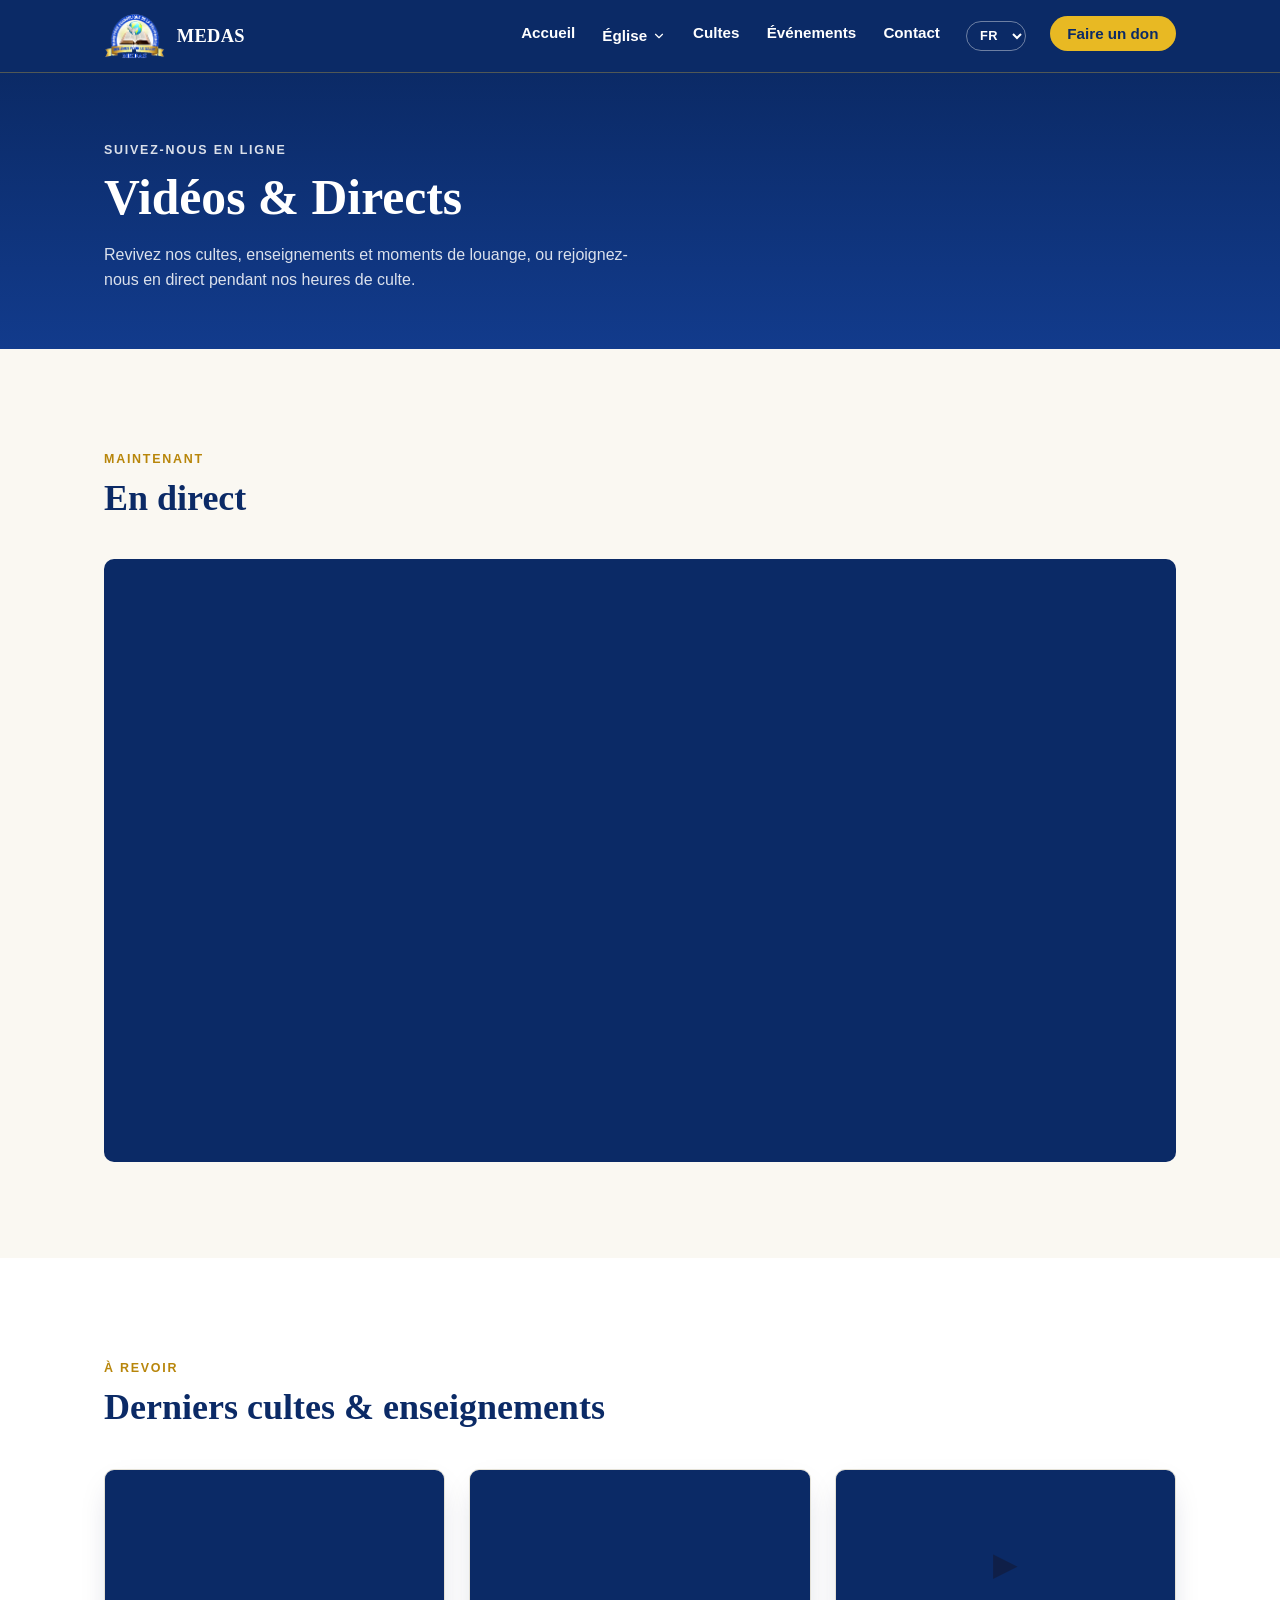
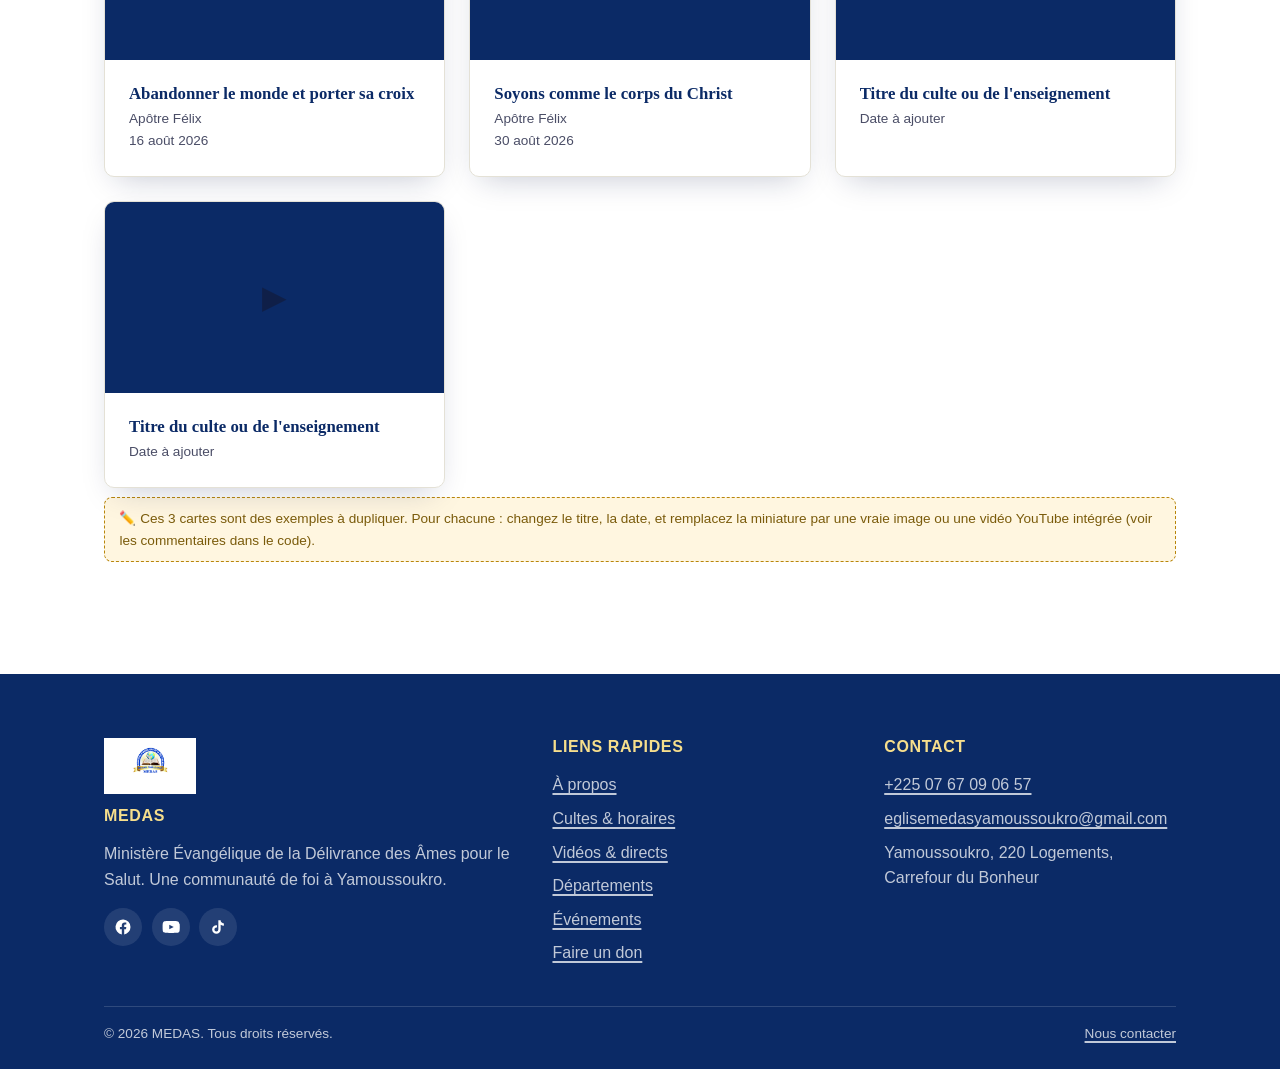
<file: videos.html>
<!DOCTYPE html>
<html lang="fr">
<head>
<meta charset="UTF-8">
<meta name="viewport" content="width=device-width, initial-scale=1.0">
<title>Vidéos &amp; Directs — MEDAS</title>
<meta name="description" content="Suivez les directs et revivez les cultes, enseignements et moments de louange de MEDAS à Yamoussoukro.">
<meta name="author" content="MEDAS">
<link rel="icon" type="image/png" href="assets/img/favicon.png">
<meta property="og:title" content="Vidéos & Directs — MEDAS">
<meta property="og:description" content="Directs et vidéos des cultes de MEDAS.">
<meta property="og:type" content="website">
<link rel="stylesheet" href="assets/css/style.css">
</head>
<body>
<a href="#contenu" class="skip-link">Aller au contenu</a>

<header class="site-header">
  <div class="container">
    <a href="index.html" class="brand">
      <img src="assets/img/logo.png" alt="" class="brand-logo">
      <span class="brand-text"><strong>MEDAS</strong></span>
    </a>
    <nav class="nav">
      <button class="nav-toggle" aria-expanded="false" aria-controls="menu-principal">☰ Menu</button>
      <ul class="nav-links" id="menu-principal">
        <li><a href="index.html" data-fr="Accueil" data-en="Home" data-es="Inicio" data-de="Startseite">Accueil</a></li>
        <li class="nav-dropdown">
          <button type="button" class="nav-dropdown-toggle" aria-expanded="false" aria-haspopup="true">
            Église
            <svg class="caret" viewBox="0 0 24 24" fill="none" stroke="currentColor" stroke-width="2" stroke-linecap="round" stroke-linejoin="round"><path d="M6 9l6 6 6-6"/></svg>
          </button>
          <div class="nav-dropdown-panel">
            <a href="a-propos.html" class="nav-dropdown-item">
              <span class="ndi-icon"><svg viewBox="0 0 24 24" fill="none" stroke="currentColor" stroke-width="1.8" stroke-linecap="round" stroke-linejoin="round"><circle cx="12" cy="12" r="10"/><path d="M12 16v-4M12 8h.01"/></svg></span>
              <span class="ndi-text"><strong>À propos / Fondateur</strong><small>Notre histoire et notre vision</small></span>
            </a>
            <a href="videos.html" class="nav-dropdown-item" aria-current="page">
              <span class="ndi-icon"><svg viewBox="0 0 24 24" fill="none" stroke="currentColor" stroke-width="1.8" stroke-linecap="round" stroke-linejoin="round"><polygon points="6 4 20 12 6 20 6 4"/></svg></span>
              <span class="ndi-text"><strong>Vidéos &amp; Directs</strong><small>Revivez nos cultes en ligne</small></span>
            </a>
            <a href="departements.html" class="nav-dropdown-item">
              <span class="ndi-icon"><svg viewBox="0 0 24 24" fill="none" stroke="currentColor" stroke-width="1.8" stroke-linecap="round" stroke-linejoin="round"><path d="M17 21v-2a4 4 0 0 0-4-4H7a4 4 0 0 0-4 4v2"/><circle cx="9" cy="7" r="4"/><path d="M23 21v-2a4 4 0 0 0-3-3.87"/><path d="M16 3.13a4 4 0 0 1 0 7.75"/></svg></span>
              <span class="ndi-text"><strong>Départements</strong><small>Nos ministères et formations</small></span>
            </a>
          </div>
        </li>
        <li><a href="cultes.html" data-fr="Cultes" data-en="Services" data-es="Cultos" data-de="Gottesdienste">Cultes</a></li>
        <li><a href="evenements.html" data-fr="Événements" data-en="Events" data-es="Eventos" data-de="Veranstaltungen">Événements</a></li>
        <li><a href="contact.html" data-fr="Contact" data-en="Contact" data-es="Contacto" data-de="Kontakt">Contact</a></li>
        <li>
          <select id="langSelect" class="lang-select" aria-label="Choisir la langue">
            <option value="fr">FR</option>
            <option value="en">EN</option>
            <option value="es">ES</option>
            <option value="de">DE</option>
          </select>
        </li>
        <li><a href="dons.html" class="nav-cta" data-fr="Faire un don" data-en="Donate" data-es="Donar" data-de="Spenden">Faire un don</a></li>
      </ul>
    </nav>
  </div>
</header>

<main id="contenu">

  <section class="page-hero">
    <div class="container">
      <p class="eyebrow">Suivez-nous en ligne</p>
      <h1>Vidéos &amp; Directs</h1>
      <p>Revivez nos cultes, enseignements et moments de louange, ou rejoignez-nous en direct pendant nos heures de culte.</p>
    </div>
  </section>

  <section class="section" id="en-direct">
    <div class="container">
      <div class="section-head">
        <p class="eyebrow">Maintenant</p>
        <h2>En direct</h2>
      </div>

      <!--
        POUR METTRE UN DIRECT EN LIGNE :
        1) Récupérez le lien "Intégrer" (Embed) de votre vidéo YouTube en direct.
        2) Remplacez tout le contenu de .video-live-frame ci-dessous par :
           <iframe src="https://www.youtube.com/embed/VOTRE_ID_VIDEO?autoplay=1"
                   title="Culte en direct — MEDAS"
                   allow="autoplay; encrypted-media" allowfullscreen></iframe>
        3) Une fois le direct terminé, remettez le bloc .video-placeholder tel quel.
      -->
      <div class="video-live-frame">
        <iframe src="https://www.youtube.com/embed/idFb37tfEzQ?autoplay=1"
                title="Culte en direct — MEDAS"
                allow="autoplay; encrypted-media; picture-in-picture; web-share" allowfullscreen></iframe>

        <!-- APRÈS LE DIRECT : supprimez l'iframe ci-dessus et remettez ce bloc :
        <div class="video-placeholder">
          <svg viewBox="0 0 24 24" fill="none" stroke="currentColor" stroke-width="1.6" stroke-linecap="round" stroke-linejoin="round"><path d="M23 7l-7 5 7 5V7Z"/><rect x="1" y="5" width="15" height="14" rx="2"/></svg>
          <p>Aucun direct en ce moment</p>
          <p class="video-placeholder-sub">Revenez pendant nos heures de culte : dimanche, mardi et vendredi</p>
        </div>
        -->
      </div>
    </div>
  </section>

  <section class="section section-alt">
    <div class="container">
      <div class="section-head">
        <p class="eyebrow">À revoir</p>
        <h2>Derniers cultes &amp; enseignements</h2>
      </div>

      <div class="grid grid-3">

        <!--
          POUR AJOUTER UNE VRAIE VIDÉO :
          Remplacez le contenu de .video-thumb par un iframe YouTube, ex :
          <div class="video-thumb"><iframe src="https://www.youtube.com/embed/VOTRE_ID_VIDEO"
               title="Titre de la vidéo" allowfullscreen></iframe></div>
          Ou gardez une miniature cliquable :
          <div class="video-thumb"><img src="assets/img/miniature-1.jpg" alt="..."></div>
        -->
        <div class="video-card">
          <div class="video-thumb">
            <iframe src="https://www.youtube.com/embed/1oXVlKsntKQ" title="Abandonner le monde et porter sa croix" loading="lazy" allowfullscreen></iframe>
          </div>
          <div class="video-card-body">
            <h3>Abandonner le monde et porter sa croix</h3>
            <p>Apôtre Félix<br>16 août 2026</p>
          </div>
        </div>

        <div class="video-card">
          <div class="video-thumb">
            <iframe src="https://www.youtube.com/embed/2gWY2bOJwvs" title="Soyons comme le corps du Christ" loading="lazy" allowfullscreen></iframe>
          </div>
          <div class="video-card-body">
            <h3>Soyons comme le corps du Christ</h3>
            <p>Apôtre Félix<br>30 août 2026</p>
          </div>
        </div>

        <div class="video-card">
          <div class="video-thumb"><span class="video-thumb-empty">▶</span></div>
          <div class="video-card-body">
            <h3>Titre du culte ou de l'enseignement</h3>
            <p>Date à ajouter</p>
          </div>
        </div>

        <div class="video-card">
          <div class="video-thumb"><span class="video-thumb-empty">▶</span></div>
          <div class="video-card-body">
            <h3>Titre du culte ou de l'enseignement</h3>
            <p>Date à ajouter</p>
          </div>
        </div>

      </div>

      <p class="placeholder-note">✏️ Ces 3 cartes sont des exemples à dupliquer. Pour chacune : changez le titre, la date, et remplacez la miniature par une vraie image ou une vidéo YouTube intégrée (voir les commentaires dans le code).</p>
    </div>
  </section>

</main>

<footer class="site-footer">
  <div class="container">
    <div class="footer-grid">
      <div>
        <img src="assets/img/logo-medas.jpg" alt="Logo MEDAS" class="footer-logo">
        <h4>MEDAS</h4>
        <p style="color:rgba(255,255,255,0.75)">Ministère Évangélique de la Délivrance des Âmes pour le Salut. Une communauté de foi à Yamoussoukro.</p>
        <div class="social-links">
          <a href="https://www.facebook.com/eglisemedasofficiel/" target="_blank" rel="noopener" aria-label="Facebook">
            <svg viewBox="0 0 24 24" fill="currentColor"><path d="M22 12a10 10 0 1 0-11.6 9.9v-7H7.9V12h2.5V9.8c0-2.5 1.5-3.9 3.8-3.9 1.1 0 2.2.2 2.2.2v2.4h-1.2c-1.2 0-1.6.8-1.6 1.6V12h2.8l-.4 2.9h-2.4v7A10 10 0 0 0 22 12Z"/></svg>
          </a>
          <a href="https://www.youtube.com/@ÉgliseMEDAS" target="_blank" rel="noopener" aria-label="YouTube">
            <svg viewBox="0 0 24 24" fill="currentColor"><path d="M23 7.5s-.2-1.6-.9-2.3c-.9-.9-1.9-.9-2.3-1C16.9 4 12 4 12 4h0s-4.9 0-7.8.2c-.4 0-1.4.1-2.3 1C1.2 5.9 1 7.5 1 7.5S.8 9.3.8 11.2v1.6c0 1.9.2 3.7.2 3.7s.2 1.6.9 2.3c.9.9 2.1.9 2.6 1 1.9.2 8 .2 8 .2s4.9 0 7.8-.2c.4 0 1.4-.1 2.3-1 .7-.7.9-2.3.9-2.3s.2-1.9.2-3.7v-1.6c0-1.9-.2-3.7-.2-3.7ZM9.7 14.9V8.9l6 3-6 3Z"/></svg>
          </a>
          <a href="https://www.tiktok.com/@medasofficiel" target="_blank" rel="noopener" aria-label="TikTok">
            <svg viewBox="0 0 24 24" fill="currentColor"><path d="M16.6 5.82s.51.5 0 0A4.278 4.278 0 0 1 15.54 3h-3.09v12.4a2.592 2.592 0 0 1-2.59 2.5c-1.42 0-2.6-1.16-2.6-2.6 0-1.72 1.66-3.01 3.37-2.48V9.66c-3.45-.46-6.47 2.22-6.47 5.64 0 3.33 2.76 5.7 5.69 5.7 3.14 0 5.69-2.55 5.69-5.7V9.01a7.35 7.35 0 0 0 4.3 1.38V7.3s-1.88.09-3.24-1.48Z"/></svg>
          </a>
        </div>
      </div>
      <div>
        <h4>Liens rapides</h4>
        <ul>
          <li><a href="a-propos.html">À propos</a></li>
          <li><a href="cultes.html">Cultes &amp; horaires</a></li>
          <li><a href="videos.html">Vidéos &amp; directs</a></li>
          <li><a href="departements.html">Départements</a></li>
          <li><a href="evenements.html">Événements</a></li>
          <li><a href="dons.html">Faire un don</a></li>
        </ul>
      </div>
      <div>
        <h4>Contact</h4>
        <ul>
          <li><a href="tel:+2250767090657">+225 07 67 09 06 57</a></li>
          <li><a href="mailto:eglisemedasyamoussoukro@gmail.com">eglisemedasyamoussoukro@gmail.com</a></li>
          <li>Yamoussoukro, 220 Logements,<br>Carrefour du Bonheur</li>
        </ul>
      </div>
    </div>
    <div class="footer-bottom">
      <span>© 2026 MEDAS. Tous droits réservés.</span>
      <span><a href="contact.html">Nous contacter</a></span>
    </div>
  </div>
</footer>

<script src="assets/js/main.js"></script>
</body>
</html>
</file>
<file: assets/css/style.css>
/* =========================================================
   ÉGLISE MEDAS — Design system
   Palette : bleu roi / or / blanc
   Polices système uniquement (aucune requête externe = plus
   rapide, plus privé, rien à charger avant l'affichage).
   ========================================================= */

:root{
  /* Couleurs — extraites de la photo du polo MEDAS (bleu roi / jaune / blanc) */
  --blue-900:#0B2A66;
  --blue-800:#123B8C;
  --blue-700:#1E56B3;
  --blue-500:#3B74D6;
  --gold-600:#B8860B;
  --gold-400:#E8B923;
  --gold-200:#F6DE8C;
  --ivory:#FAF8F2;
  --white:#FFFFFF;
  --ink-900:#14162B;
  --ink-600:#4A4D66;
  --line:#E4E1D6;

  /* Typographie */
  --font-display: Georgia, 'Iowan Old Style', 'Palatino Linotype', 'Book Antiqua', serif;
  --font-body: -apple-system, BlinkMacSystemFont, 'Segoe UI', Roboto, Helvetica, Arial, sans-serif;

  /* Échelle */
  --space-1: 0.5rem;
  --space-2: 1rem;
  --space-3: 1.5rem;
  --space-4: 2.5rem;
  --space-5: 4rem;
  --space-6: 6rem;

  --radius: 10px;
  --shadow: 0 12px 30px -12px rgba(14,26,77,0.25);
}

*,*::before,*::after{ box-sizing:border-box; }
html{ scroll-behavior:smooth; }
@media (prefers-reduced-motion: reduce){
  html{ scroll-behavior:auto; }
  *,*::before,*::after{ animation-duration:0.001ms !important; transition-duration:0.001ms !important; }
}

body{
  margin:0;
  font-family:var(--font-body);
  color:var(--ink-900);
  background:var(--ivory);
  line-height:1.6;
  -webkit-font-smoothing:antialiased;
}

h1,h2,h3,h4{
  font-family:var(--font-display);
  color:var(--blue-900);
  line-height:1.15;
  margin:0 0 var(--space-2);
  font-weight:700;
}
h1{ font-size:clamp(2.1rem, 4vw, 3.1rem); }
h2{ font-size:clamp(1.6rem, 3vw, 2.25rem); }
h3{ font-size:1.35rem; }
p{ margin:0 0 var(--space-2); color:var(--ink-600); }
a{ color:var(--blue-700); text-decoration-thickness:1.5px; text-underline-offset:3px; }
a:focus-visible, button:focus-visible, .btn:focus-visible{
  outline:3px solid var(--gold-600);
  outline-offset:2px;
}
img{ max-width:100%; display:block; }

.container{
  width:100%;
  max-width:1120px;
  margin-inline:auto;
  padding-inline:var(--space-3);
}

.eyebrow{
  display:inline-flex;
  align-items:center;
  gap:0.5rem;
  font-size:0.78rem;
  font-weight:700;
  letter-spacing:0.14em;
  text-transform:uppercase;
  color:var(--gold-600);
  margin-bottom:var(--space-1);
}
.eyebrow svg{ width:16px; height:16px; flex-shrink:0; }

/* ---------- En-tête ---------- */
.site-header{
  background:var(--blue-900);
  position:sticky;
  top:0;
  z-index:50;
  box-shadow:0 1px 0 rgba(212,175,55,0.35);
}
.site-header .container{
  display:flex;
  align-items:center;
  justify-content:space-between;
  padding-block:0.8rem;
}
.brand{
  display:flex;
  align-items:center;
  gap:0.7rem;
  color:var(--white);
  text-decoration:none;
}
.brand-logo{ height:46px; width:auto; flex-shrink:0; }
.brand-text{ font-family:var(--font-display); line-height:1.1; }
.brand-text strong{ display:block; font-size:1.15rem; color:var(--white); letter-spacing:0.02em; }
.brand-text span{ display:block; font-size:0.68rem; color:var(--gold-200); font-family:var(--font-body); letter-spacing:0.03em; }

.nav{ display:flex; align-items:center; gap:var(--space-3); }
.nav-links{ display:flex; gap:var(--space-3); list-style:none; margin:0; padding:0; }
.nav-links a{
  color:var(--white);
  text-decoration:none;
  font-size:0.95rem;
  font-weight:600;
  padding:0.4rem 0.1rem;
  border-bottom:2px solid transparent;
}
.nav-links a:hover, .nav-links a[aria-current="page"]{ border-bottom-color:var(--gold-400); }
.nav-cta{
  background:var(--gold-400);
  color:var(--blue-900) !important;
  padding:0.55rem 1.1rem !important;
  border-radius:999px;
  border-bottom:none !important;
}
.nav-cta:hover{ background:var(--gold-200); }

.nav-toggle{
  display:none;
  background:none;
  border:1px solid rgba(255,255,255,0.4);
  border-radius:8px;
  padding:0.4rem 0.6rem;
  color:var(--white);
}

@media (max-width: 860px){
  .nav-toggle{ display:inline-flex; }
  .nav-links{
    position:absolute;
    inset-inline:0;
    top:100%;
    background:var(--blue-900);
    flex-direction:column;
    gap:0;
    padding:0.5rem var(--space-3) 1rem;
    display:none;
  }
  .nav-links.open{ display:flex; }
  .nav-links a{ padding:0.7rem 0; border-bottom:1px solid rgba(255,255,255,0.12); width:100%; }
  .nav-cta{ display:inline-block; margin-top:0.5rem; text-align:center; }
}

/* ---------- Boutons ---------- */
.btn{
  display:inline-flex;
  align-items:center;
  gap:0.5rem;
  padding:0.85rem 1.5rem;
  border-radius:999px;
  font-weight:700;
  font-size:0.95rem;
  text-decoration:none;
  border:2px solid transparent;
  cursor:pointer;
}
.btn-primary{ background:var(--gold-400); color:var(--blue-900); }
.btn-primary:hover{ background:var(--gold-600); }
.btn-outline{ border-color:var(--white); color:var(--white); }
.btn-outline:hover{ background:rgba(255,255,255,0.1); }
.btn-outline-blue{ border-color:var(--blue-700); color:var(--blue-700); }
.btn-outline-blue:hover{ background:var(--blue-700); color:var(--white); }

/* ---------- Hero ---------- */
.hero{
  background:
    linear-gradient(180deg, rgba(11,42,102,0.72), rgba(11,42,102,0.92)),
    url('../img/Culte.jfif') center/cover no-repeat,
    linear-gradient(180deg, var(--blue-900), var(--blue-800));
  color:var(--white);
  padding-block:var(--space-6) var(--space-5);
}
.hero .container{
  display:flex;
  flex-direction:column;
  align-items:center;
  text-align:center;
}
.hero h1{
  color:var(--white);
  font-family:var(--font-body);
  font-weight:800;
  font-size:clamp(2.6rem, 7vw, 4.75rem);
  line-height:1.05;
  letter-spacing:-0.01em;
  max-width:20ch;
}
.hero p.lead{ color:rgba(255,255,255,0.85); max-width:56ch; font-size:1.1rem; }
.hero-actions{ display:flex; gap:var(--space-2); flex-wrap:wrap; margin-top:var(--space-3); justify-content:center; }
.hero-verse{
  margin-top:var(--space-4);
  padding-top:var(--space-3);
  border-top:1px solid rgba(232,185,35,0.35);
  max-width:56ch;
  margin-inline:auto;
  font-family:var(--font-display);
  font-style:italic;
  color:var(--gold-200);
}
.hero-verse cite{ display:block; margin-top:0.4rem; font-family:var(--font-body); font-style:normal; font-size:0.85rem; color:rgba(255,255,255,0.65); }

/* ---------- Sections génériques ---------- */
.section{ padding-block:var(--space-6); }
.section-alt{ background:var(--white); }
.section-head{ max-width:60ch; margin-bottom:var(--space-4); }

.page-hero{
  background:linear-gradient(180deg, var(--blue-900), var(--blue-800));
  color:var(--white);
  padding-block:var(--space-5) var(--space-4);
}
.page-hero h1{ color:var(--white); }
.page-hero p{ color:rgba(255,255,255,0.85); max-width:60ch; }

/* ---------- Grilles / cartes ---------- */
.grid{ display:grid; gap:var(--space-3); }
.grid-3{ grid-template-columns:repeat(3, 1fr); }
.grid-2{ grid-template-columns:repeat(2, 1fr); }
@media (max-width:860px){
  .grid-3{ grid-template-columns:1fr; }
  .grid-2{ grid-template-columns:1fr; }
}

.card{
  background:var(--white);
  border:1px solid var(--line);
  border-radius:var(--radius);
  padding:var(--space-3);
  box-shadow:var(--shadow);
}
.card-icon{
  width:44px; height:44px;
  border-radius:50%;
  background:var(--blue-900);
  color:var(--gold-400);
  display:flex; align-items:center; justify-content:center;
  margin-bottom:var(--space-2);
}
.card-icon svg{ width:22px; height:22px; }
.card h3{ margin-bottom:0.4rem; }
.card a.card-link{ font-weight:700; font-size:0.9rem; }

/* ---------- Signature : rai de lumière (motif du "salut") ---------- */
.sunburst{ width:100%; height:100%; }
.divider{
  display:flex; align-items:center; gap:0.8rem;
  color:var(--gold-600);
  margin-block:var(--space-2);
}
.divider::before, .divider::after{
  content:""; flex:1; height:1px; background:var(--line);
}

/* ---------- Bloc info (horaires / lieux / dons) ---------- */
.info-row{
  display:flex; justify-content:space-between; gap:var(--space-2);
  padding:0.9rem 0;
  border-bottom:1px solid var(--line);
}
.info-row:last-child{ border-bottom:none; }
.info-row dt{ font-weight:700; color:var(--blue-900); }
.info-row dd{ margin:0; color:var(--ink-600); text-align:right; }

.badge{
  display:inline-block;
  font-size:0.75rem;
  font-weight:700;
  letter-spacing:0.04em;
  padding:0.25rem 0.6rem;
  border-radius:999px;
  background:var(--gold-200);
  color:var(--blue-900);
}

/* ---------- État vide ---------- */
.empty-state{
  text-align:center;
  padding:var(--space-6) var(--space-3);
  border:1.5px dashed var(--line);
  border-radius:var(--radius);
  background:var(--white);
}
.empty-state .card-icon{ margin-inline:auto; }

/* ---------- Dons ---------- */
.donate-card{
  background:var(--white);
  border:1px solid var(--line);
  border-radius:var(--radius);
  padding:var(--space-4);
  box-shadow:var(--shadow);
}
.donate-number{
  font-family:'SF Mono', 'Cascadia Code', 'Consolas', 'Menlo', 'Courier New', monospace;
  font-variant-numeric:tabular-nums;
  font-size:1.5rem;
  font-weight:700;
  color:var(--blue-900);
  letter-spacing:0.06em;
  margin:0.4rem 0 0.8rem;
}
.copy-btn{
  background:var(--ivory);
  border:1px solid var(--line);
  border-radius:8px;
  padding:0.5rem 0.9rem;
  font-weight:700;
  font-size:0.85rem;
  cursor:pointer;
  color:var(--blue-900);
}
.copy-btn:hover{ background:var(--gold-200); }
.copy-btn[data-copied="true"]{ background:var(--gold-400); }
.placeholder-note{
  font-size:0.85rem;
  background:#FFF6E0;
  border:1px dashed var(--gold-600);
  color:#7A5B0B;
  padding:0.6rem 0.9rem;
  border-radius:8px;
  margin-top:0.6rem;
}

/* ---------- Pied de page ---------- */
.site-footer{
  background:var(--blue-900);
  color:rgba(255,255,255,0.75);
  padding-block:var(--space-5) var(--space-3);
}
.site-footer h4{ color:var(--gold-200); font-size:1rem; font-family:var(--font-body); letter-spacing:0.04em; text-transform:uppercase; }
.footer-grid{ display:grid; grid-template-columns:1.4fr 1fr 1fr; gap:var(--space-4); }
@media (max-width:860px){ .footer-grid{ grid-template-columns:1fr; gap:var(--space-3); } }
.site-footer a{ color:rgba(255,255,255,0.75); }
.site-footer ul{ list-style:none; padding:0; margin:0; display:grid; gap:0.5rem; }
.footer-bottom{
  margin-top:var(--space-4);
  padding-top:var(--space-2);
  border-top:1px solid rgba(255,255,255,0.15);
  font-size:0.85rem;
  display:flex; justify-content:space-between; flex-wrap:wrap; gap:0.5rem;
}

/* ---------- Formulaire de contact ---------- */
.contact-form{ max-width:640px; }
.form-row{ display:grid; grid-template-columns:1fr 1fr; gap:var(--space-3); }
@media (max-width:640px){ .form-row{ grid-template-columns:1fr; } }
.form-group{ margin-bottom:var(--space-3); }
.form-group label{
  display:block; font-size:0.78rem; font-weight:700; letter-spacing:0.06em;
  text-transform:uppercase; color:var(--blue-900); margin-bottom:0.4rem;
}
.form-group input, .form-group textarea{
  width:100%; background:var(--ivory); border:1px solid var(--line); border-radius:8px;
  padding:0.8rem 1rem; font-family:var(--font-body); font-size:0.95rem; color:var(--ink-900);
}
.form-group input:focus, .form-group textarea:focus{
  outline:none; border-color:var(--blue-700); background:var(--white);
}
.form-group textarea{ resize:vertical; min-height:140px; }
.form-submit{ border:none; width:100%; justify-content:center; margin-top:0.3rem; cursor:pointer; }
.form-note{ font-size:0.82rem; color:var(--ink-600); margin-top:0.7rem; }

.prayer-callout{
  display:flex; align-items:center; gap:var(--space-3); flex-wrap:wrap;
  background:linear-gradient(120deg, var(--gold-200), var(--gold-400));
  border-radius:var(--radius); padding:var(--space-3) var(--space-4);
  margin-bottom:var(--space-5);
}
.prayer-callout-icon{ font-size:2rem; flex-shrink:0; }
.prayer-callout h3{ margin-bottom:0.3rem; }
.prayer-callout p{ margin:0; color:var(--blue-900); max-width:46ch; }
.prayer-callout .btn{ margin-left:auto; flex-shrink:0; }
@media (max-width:640px){
  .prayer-callout{ flex-direction:column; align-items:flex-start; }
  .prayer-callout .btn{ margin-left:0; width:100%; justify-content:center; }
}

/* ---------- Menu déroulant "Église" (nav) ---------- */
.nav-dropdown{ position:relative; }
.nav-dropdown-toggle{
  background:none; border:none; color:var(--white); font-size:0.95rem; font-weight:600;
  font-family:var(--font-body); display:flex; align-items:center; gap:0.3rem;
  cursor:pointer; padding:0.4rem 0.1rem;
}
.nav-dropdown-toggle .caret{ width:14px; height:14px; transition:transform .2s; }
.nav-dropdown.open .caret{ transform:rotate(180deg); }
.nav-dropdown-panel{
  display:none;
  position:absolute; top:calc(100% + 14px); left:50%; transform:translateX(-50%);
  background:var(--white); border-radius:var(--radius); box-shadow:var(--shadow);
  padding:0.5rem; width:300px; z-index:60;
}
.nav-dropdown.open .nav-dropdown-panel{ display:block; }
.nav-dropdown-item{
  display:flex; align-items:flex-start; gap:0.7rem; padding:0.7rem; border-radius:8px;
  text-decoration:none; color:var(--ink-900);
}
.nav-dropdown-item:hover{ background:var(--ivory); }
.ndi-icon{
  width:36px; height:36px; border-radius:50%; background:rgba(11,42,102,0.1); color:var(--blue-900);
  display:flex; align-items:center; justify-content:center; flex-shrink:0;
}
.ndi-icon svg{ width:18px; height:18px; }
.ndi-text strong{ display:block; font-size:0.92rem; color:var(--blue-900); }
.ndi-text small{ display:block; font-size:0.78rem; color:var(--ink-600); margin-top:0.1rem; }

@media (max-width:860px){
  .nav-dropdown-toggle{ width:100%; justify-content:space-between; padding:0.7rem 0; color:var(--white); border-bottom:1px solid rgba(255,255,255,0.12); }
  .nav-dropdown-panel{ position:static; transform:none; width:100%; box-shadow:none; border-radius:0; padding:0.3rem 0 0.3rem 0.8rem; margin-top:0; }
  .nav-dropdown-item:hover{ background:rgba(11,42,102,0.06); }
}

/* ---------- Logo dans le pied de page ---------- */
.footer-logo{ height:56px; width:auto; margin-bottom:0.8rem; }

/* ---------- Réseaux sociaux (pied de page) ---------- */
.social-links{ display:flex; gap:0.6rem; margin-top:1rem; }
.social-links a{
  width:38px; height:38px; border-radius:50%;
  background:rgba(255,255,255,0.1); color:var(--white);
  display:flex; align-items:center; justify-content:center;
  transition:background .2s, color .2s;
}
.social-links a:hover{ background:var(--gold-400); color:var(--blue-900); }
.social-links svg{ width:18px; height:18px; }

.skip-link{
  position:absolute; left:-999px; top:auto;
  background:var(--gold-400); color:var(--blue-900);
  padding:0.6rem 1rem; border-radius:8px; z-index:100;
}
.skip-link:focus{ left:1rem; top:1rem; }

/* ---------- Bandeau de versets audio ---------- */
section.verse-banner{
  background: linear-gradient(120deg, var(--gold-600), var(--gold-400) 55%, var(--gold-200));
  color: var(--blue-900);
  padding: var(--space-3) var(--space-3) var(--space-2);
  border-bottom: 2px solid var(--blue-900);
}
.verse-inner{ max-width:1120px; margin:0 auto; }
.verse-line{ margin-bottom:0.7rem; }
.verse-combo{ font-family:var(--font-display); font-size:1.15rem; font-weight:600; line-height:1.5; color:var(--ink-900); margin:0; }
.verse-ref-inline{ color:var(--blue-900); font-weight:800; margin-right:0.35rem; }
.verse-controls-row{ display:flex; align-items:center; justify-content:space-between; gap:1rem; flex-wrap:wrap; margin-bottom:0.6rem; }
.verse-controls{ display:flex; align-items:center; gap:0.6rem; }
.vc-btn{
  background:rgba(11,42,102,0.12); border:none; color:var(--blue-900);
  width:38px; height:38px; border-radius:50%; font-size:1.1rem; cursor:pointer;
  display:flex; align-items:center; justify-content:center; transition:background .2s;
}
.vc-btn:hover{ background:rgba(11,42,102,0.22); }
.vc-btn:focus-visible{ outline:3px solid var(--blue-900); outline-offset:2px; }
.vc-play{
  width:auto; border-radius:999px; padding:0 1.1rem; gap:0.5rem; font-weight:700; font-size:0.9rem;
  background:transparent; color:var(--blue-900);
  border:2px solid var(--blue-900);
}
.vc-play:hover{ background:rgba(11,42,102,0.1); }
/* état actif pendant la lecture : pastille bleu marine pleine, contraste fort sur le fond or */
.vc-play.is-playing{
  background:var(--blue-900); color:var(--white); border-color:var(--blue-900);
}
.vc-play.is-playing:hover{ background:var(--blue-800); }
.verse-counter{ font-size:0.8rem; font-weight:700; color:var(--blue-900); opacity:0.75; }
.verse-dots{ display:flex; gap:6px; margin-bottom:0.6rem; }
.dot{ width:8px; height:8px; border-radius:50%; background:rgba(11,42,102,0.25); cursor:pointer; border:none; padding:0; }
.dot.active{ background:var(--blue-900); width:20px; border-radius:4px; }
.verse-attribution{ font-size:0.95rem; font-style:normal; font-weight:800; color:var(--blue-900); margin:0; }

@media (max-width:640px){
  .verse-controls-row{ flex-direction:column; align-items:flex-start; gap:0.6rem; }
}

/* ---------- Vidéos & Directs ---------- */
.video-live-frame{
  position:relative;
  width:100%;
  aspect-ratio:16/9;
  background:var(--blue-900);
  border-radius:var(--radius);
  overflow:hidden;
  display:flex;
  align-items:center;
  justify-content:center;
}
.video-live-frame iframe{ width:100%; height:100%; border:0; display:block; }
.video-placeholder{ text-align:center; padding:var(--space-3); }
.video-placeholder svg{ width:52px; height:52px; margin-inline:auto; margin-bottom:var(--space-2); color:var(--gold-400); }
.video-placeholder p{ color:rgba(255,255,255,0.8); margin:0; }
.video-placeholder-sub{ font-size:0.85rem; margin-top:0.3rem !important; color:rgba(255,255,255,0.55) !important; }
.live-badge{
  display:inline-flex; align-items:center; gap:0.4rem;
  background:#D64545; color:var(--white);
  font-size:0.75rem; font-weight:700; letter-spacing:0.04em;
  padding:0.25rem 0.7rem; border-radius:999px; margin-bottom:var(--space-2);
}
.live-badge::before{ content:""; width:7px; height:7px; border-radius:50%; background:var(--white); }

.video-card{
  background:var(--white);
  border:1px solid var(--line);
  border-radius:var(--radius);
  overflow:hidden;
  box-shadow:var(--shadow);
}
.video-thumb{ aspect-ratio:16/9; background:var(--blue-900); display:flex; align-items:center; justify-content:center; }
.video-thumb img{ width:100%; height:100%; object-fit:cover; display:block; }
.video-thumb iframe{ width:100%; height:100%; border:0; display:block; }
.video-thumb-empty{ font-size:2rem; opacity:0.5; }
.video-card-body{ padding:var(--space-3); }
.video-card-body h3{ font-size:1.05rem; margin-bottom:0.3rem; }
.video-card-body p{ font-size:0.85rem; margin:0; color:var(--ink-600); }

/* ---------- Sélecteur de langue ---------- */
.lang-select{
  background:transparent;
  border:1px solid rgba(255,255,255,0.4);
  color:var(--white);
  padding:0.35rem 0.6rem;
  border-radius:999px;
  font-size:0.8rem;
  font-weight:700;
  cursor:pointer;
  letter-spacing:0.03em;
}
.lang-select option{ color:var(--ink-900); }
.lang-select:hover{ background:rgba(255,255,255,0.12); }

/* ---------- Fondateur (page À propos) ---------- */
.founder-card{
  display:flex;
  gap:var(--space-4);
  align-items:center;
  background:var(--white);
  border:1px solid var(--line);
  border-radius:var(--radius);
  padding:var(--space-4);
  box-shadow:var(--shadow);
  flex-wrap:wrap;
}
.founder-photo{
  width:220px;
  flex-shrink:0;
  margin-inline:auto;
}
.founder-photo img{ width:100%; height:auto; display:block; border-radius:var(--radius); }
.founder-text{ flex:1; min-width:260px; }
.founder-text h3{ margin-bottom:0.8rem; }
@media (max-width:640px){
  .founder-card{ flex-direction:column; text-align:center; }
  .founder-text{ text-align:left; }
}
</file>
